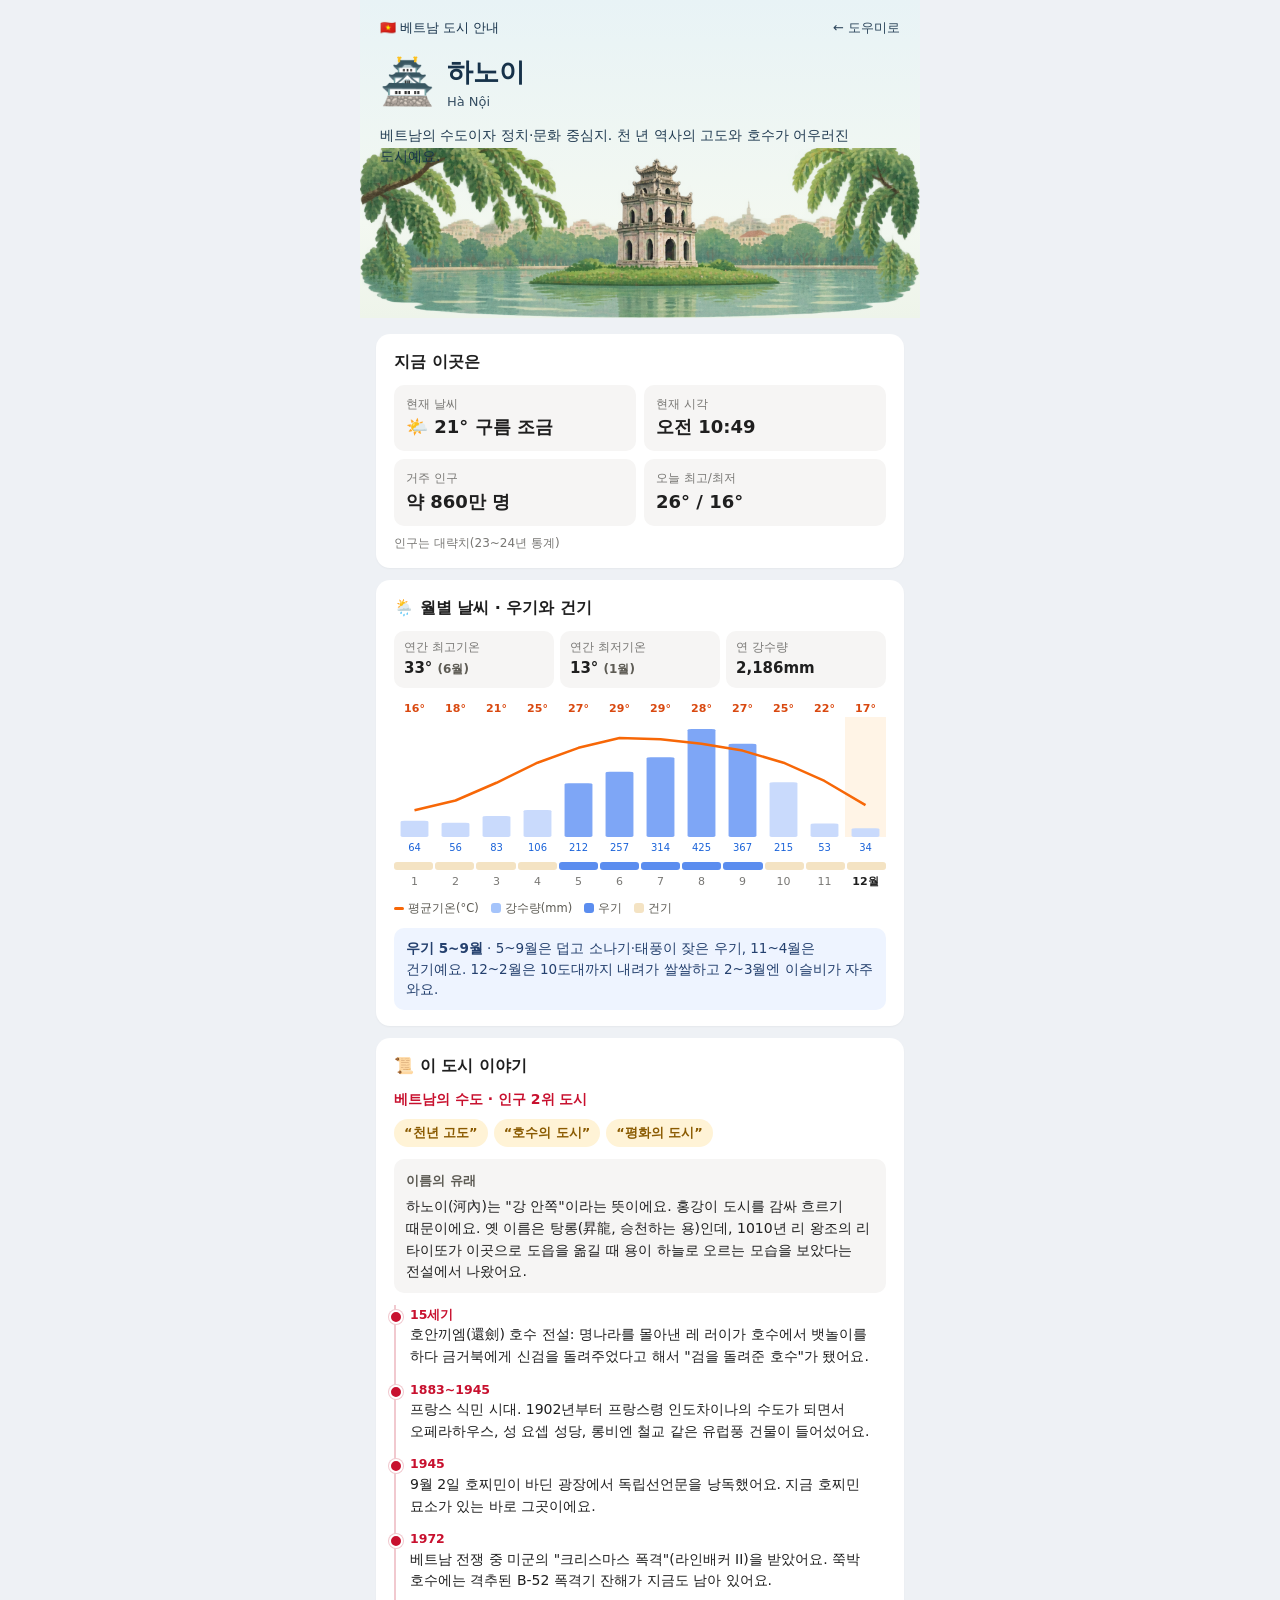
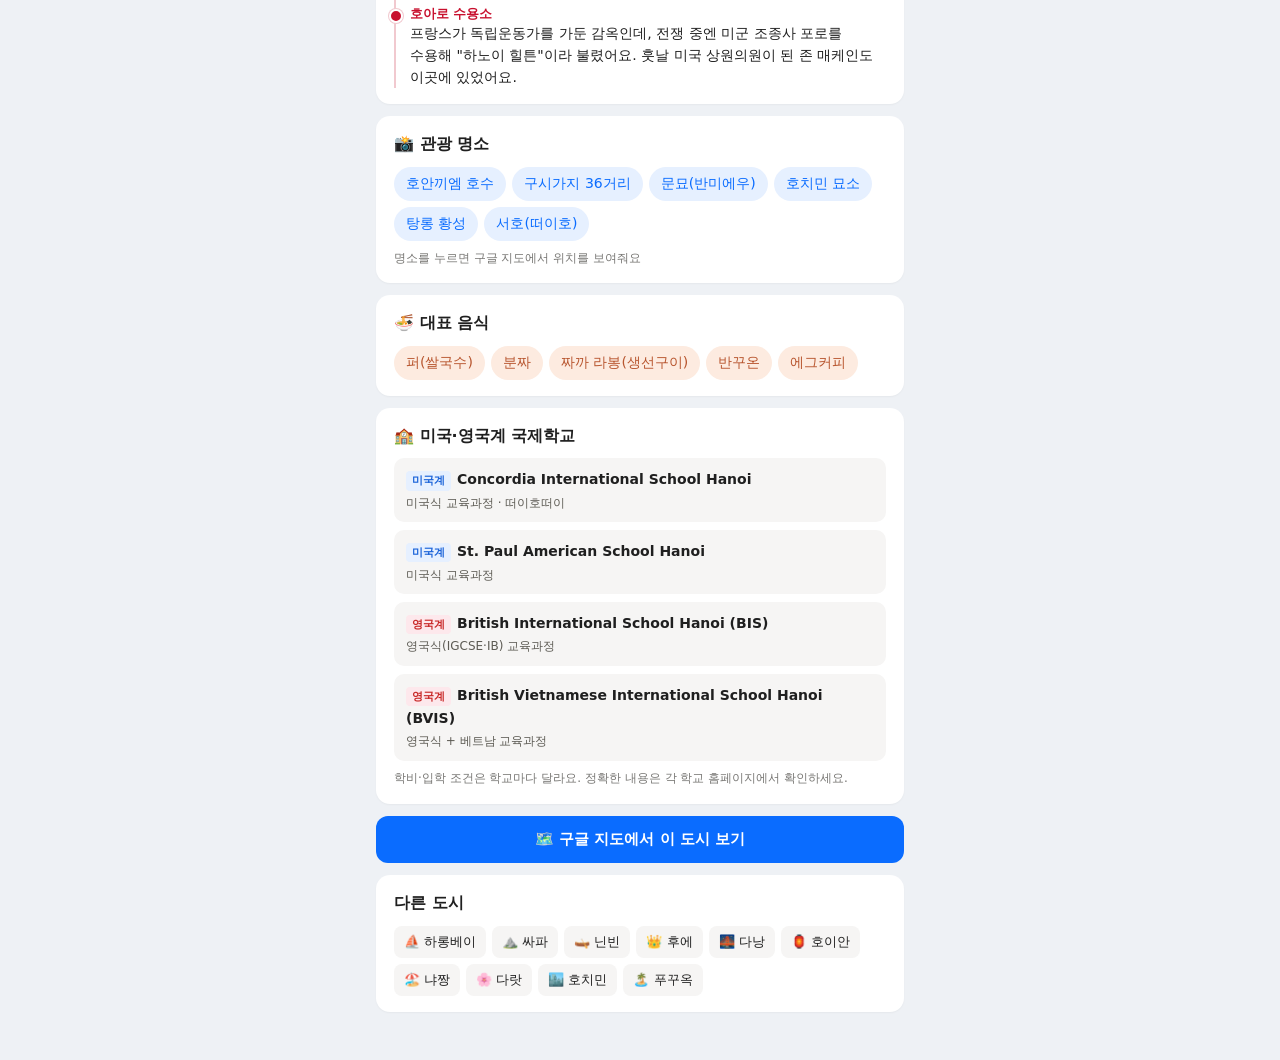
<file: city.html>
﻿<!doctype html>
<html lang="ko">
<head>
  <meta charset="utf-8">
  <meta name="viewport" content="width=device-width, initial-scale=1, viewport-fit=cover">
  <meta name="referrer" content="no-referrer">
  <title>베트남 도시 안내</title>
  <meta name="theme-color" content="#c8102e">
  <link rel="icon" href="icon.svg" type="image/svg+xml">
  <style>
    :root {
      --red: #c8102e; --red-deep: #a50d1f; --accent: #0a6cff; --accent-soft: #e6f0ff; --canvas: #fff; --page: #eef1f5;
      --surface: #f6f5f4; --ink: #1f1f1f; --slate: #5d5b54; --steel: #787774; --hairline: #e6e6e6;
      --font: Inter, -apple-system, system-ui, 'Segoe UI', 'Malgun Gothic', Helvetica, sans-serif;
    }
    * { box-sizing: border-box; }
    body { margin: 0; background: var(--page); color: var(--ink); font: 400 15px/1.55 var(--font); word-break: keep-all; }
    .wrap { max-width: 560px; margin: 0 auto; padding-bottom: 32px; }
    header { background: linear-gradient(135deg, var(--red), var(--red-deep)); color: #fff; padding: 18px 20px 22px; }
    .top { display: flex; justify-content: space-between; align-items: center; font-size: 13px; }
    .top a { color: #fff; text-decoration: none; opacity: .9; }
    .city { display: flex; align-items: center; gap: 12px; margin-top: 14px; }
    .city .ic { font-size: 44px; line-height: 1; }
    .city h1 { margin: 0; font-size: 26px; font-weight: 700; }
    .city small { display: block; font-size: 13px; opacity: .85; }
    .intro { margin: 12px 0 0; font-size: 14px; opacity: .95; }
    /* 도시 일러스트 배경 — 값을 바꿔 크기·진하기 조절 */
    header { position: relative; overflow: hidden; }
    header > *:not(.scene-img) { position: relative; z-index: 1; }
    header.scene { --scene-height: 170px; background: linear-gradient(180deg, #e8f3f6 0%, #f3f8f1 70%, #eef4ea 100%); color: #17324a; padding-bottom: calc(var(--scene-height) - 20px); }
    header.scene .top a { color: #17324a; }
    .scene-img { position: absolute; left: 0; right: 0; bottom: 0; width: 100%; height: var(--scene-height, 170px); object-fit: cover; object-position: center bottom; pointer-events: none; }
    main { padding: 16px; display: flex; flex-direction: column; gap: 12px; }
    .card { background: var(--canvas); border-radius: 14px; padding: 16px 18px; box-shadow: rgba(15,15,15,.04) 0 1px 2px; }
    .card h2 { margin: 0 0 10px; font-size: 16px; }
    .stats { display: grid; grid-template-columns: 1fr 1fr; gap: 8px; }
    .stat { background: var(--surface); border-radius: 10px; padding: 10px 12px; }
    .stat span { display: block; font-size: 12px; color: var(--steel); }
    .stat b { display: block; font-size: 18px; white-space: nowrap; overflow: hidden; text-overflow: ellipsis; }
    .stat b.long { font-size: 15px; }
    .chips { display: flex; flex-wrap: wrap; gap: 6px; }
    .chips a, .chips span {
      padding: 6px 12px; border-radius: 9999px; background: var(--accent-soft); color: var(--accent);
      font-size: 14px; font-weight: 500; text-decoration: none;
    }
    .chips.food span { background: #fdebe0; color: #b8562f; }
    .others { display: flex; flex-wrap: wrap; gap: 6px; }
    .others a { padding: 6px 10px; border-radius: 8px; background: var(--surface); color: var(--ink); text-decoration: none; font-size: 13px; }
    .meta { font-size: 12px; color: var(--steel); margin: 8px 0 0; }
    .schools { list-style: none; margin: 0; padding: 0; display: flex; flex-direction: column; gap: 8px; }
    .schools a { display: block; padding: 10px 12px; border-radius: 10px; background: var(--surface); color: var(--ink); text-decoration: none; }
    .schools b { font-size: 14px; }
    .schools small { display: block; font-size: 12px; color: var(--slate); margin-top: 2px; }
    .schools .tag { display: inline-block; font-size: 11px; font-weight: 700; padding: 1px 6px; border-radius: 4px; margin-right: 6px; }
    .tag.us { background: #e6f0ff; color: #1c64d9; } .tag.uk { background: #fde8ec; color: #c92a2a; }
    /* 월별 기후 */
    .clim-sum { display: grid; grid-template-columns: repeat(3, 1fr); gap: 6px; margin-bottom: 12px; }
    .clim-sum div { background: var(--surface); border-radius: 10px; padding: 8px 10px; }
    .clim-sum span { display: block; font-size: 11.5px; color: var(--steel); }
    .clim-sum b { font-size: 15px; white-space: nowrap; }
    .clim-sum b small { font-size: 12px; font-weight: 600; color: var(--slate); }
    .clim-row { display: grid; grid-template-columns: repeat(12, 1fr); text-align: center; font-variant-numeric: tabular-nums; }
    .clim-t { font-size: 11px; font-weight: 700; color: #d9480f; }
    .clim-r { font-size: 10px; color: #1c64d9; margin-top: 3px; }
    .clim-svg { display: block; width: 100%; height: 120px; }
    .clim-season { gap: 2px; margin-top: 6px; }
    .clim-season i { height: 8px; border-radius: 3px; background: #f4e3c3; }
    .clim-season i.wet { background: #5b8def; }
    .clim-m { font-size: 11px; color: var(--steel); margin-top: 3px; }
    .clim-m b { color: var(--ink); }
    .clim-legend { display: flex; flex-wrap: wrap; gap: 4px 12px; margin-top: 10px; font-size: 11.5px; color: var(--slate); }
    .clim-legend i { display: inline-block; width: 10px; height: 10px; border-radius: 3px; margin-right: 4px; vertical-align: -1px; }
    .lg-t { background: #f76707; height: 3px !important; vertical-align: 2px !important; }
    .lg-r { background: #a5c4fb; } .lg-wet { background: #5b8def; } .lg-dry { background: #f4e3c3; }
    .clim-note { margin: 10px 0 0; padding: 10px 12px; border-radius: 10px; background: #eef4ff; font-size: 13.5px; color: #24406e; }
    /* 도시 이야기 */
    .story-size { margin: 0 0 8px; font-size: 14px; font-weight: 700; color: var(--red); }
    .story-nick { display: flex; flex-wrap: wrap; gap: 6px; margin-bottom: 12px; }
    .story-nick span { padding: 4px 10px; border-radius: 9999px; background: #fff3d6; color: #8a5a00; font-size: 13px; font-weight: 600; }
    .story-origin { background: var(--surface); border-radius: 10px; padding: 10px 12px; margin-bottom: 12px; }
    .story-origin b { font-size: 13px; color: var(--slate); }
    .story-origin p { margin: 4px 0 0; font-size: 14px; }
    .story-tl { list-style: none; margin: 0; padding: 0 0 0 14px; border-left: 2px solid #f1c9cf; display: flex; flex-direction: column; gap: 12px; }
    .story-tl li { position: relative; font-size: 14px; }
    .story-tl li::before { content: ''; position: absolute; left: -21px; top: 5px; width: 10px; height: 10px; border-radius: 50%; background: var(--red); border: 2px solid #fff; box-shadow: 0 0 0 1px #f1c9cf; }
    .story-tl b { display: block; font-size: 12.5px; color: var(--red); }
    .map-btn { display: block; text-align: center; padding: 12px; border-radius: 12px; background: var(--accent); color: #fff; font-weight: 700; text-decoration: none; }
  </style>
</head>
<body>
  <div class="wrap">
    <header>
      <img class="scene-img" id="scene" alt="" hidden>
      <div class="top"><span>🇻🇳 베트남 도시 안내</span><a href="./" id="back" data-tab="life">← 도우미로</a></div>
      <div class="city"><span class="ic" id="ic"></span><div><h1 id="name"></h1><small id="vi"></small></div></div>
      <p class="intro" id="intro"></p>
    </header>
    <main>
      <div class="card">
        <h2>지금 이곳은</h2>
        <div class="stats">
          <div class="stat"><span>현재 날씨</span><b id="wx">불러오는 중…</b></div>
          <div class="stat"><span>현재 시각</span><b id="time"></b></div>
          <div class="stat"><span>거주 인구</span><b id="pop"></b></div>
          <div class="stat"><span>오늘 최고/최저</span><b id="minmax">-</b></div>
        </div>
        <p class="meta">인구는 대략치(23~24년 통계)</p>
      </div>
      <div class="card" id="clim-card" hidden>
        <h2>🌦️ 월별 날씨 · 우기와 건기</h2>
        <div class="clim-sum" id="clim-sum"></div>
        <div class="clim">
          <div class="clim-row clim-t" id="clim-t"></div>
          <svg class="clim-svg" id="clim-svg" viewBox="0 0 120 100" preserveAspectRatio="none" aria-hidden="true"></svg>
          <div class="clim-row clim-r" id="clim-r"></div>
          <div class="clim-row clim-season" id="clim-season"></div>
          <div class="clim-row clim-m" id="clim-m"></div>
        </div>
        <div class="clim-legend"><span><i class="lg-t"></i>평균기온(°C)</span><span><i class="lg-r"></i>강수량(mm)</span><span><i class="lg-wet"></i>우기</span><span><i class="lg-dry"></i>건기</span></div>
        <p class="clim-note" id="clim-note"></p>
      </div>
      <div class="card story-card" id="story-card" hidden>
        <h2>📜 이 도시 이야기</h2>
        <p class="story-size" id="story-size"></p>
        <div class="story-nick" id="story-nick"></div>
        <div class="story-origin"><b>이름의 유래</b><p id="story-origin"></p></div>
        <ol class="story-tl" id="story-tl"></ol>
      </div>
      <div class="card">
        <h2>📸 관광 명소</h2>
        <div class="chips" id="spots"></div>
        <p class="meta">명소를 누르면 구글 지도에서 위치를 보여줘요</p>
      </div>
      <div class="card">
        <h2>🍜 대표 음식</h2>
        <div class="chips food" id="foods"></div>
      </div>
      <div class="card">
        <h2>🏫 미국·영국계 국제학교</h2>
        <ul class="schools" id="schools"></ul>
        <p class="meta">학비·입학 조건은 학교마다 달라요. 정확한 내용은 각 학교 홈페이지에서 확인하세요.</p>
      </div>
      <a class="map-btn" id="map" target="_blank" rel="noopener">🗺️ 구글 지도에서 이 도시 보기</a>
      <div class="card">
        <h2>다른 도시</h2>
        <div class="others" id="others"></div>
      </div>
    </main>
  </div>
  <script src="data.js"></script>
  <script src="cities.js"></script>
  <script src="city-extra.js?v=65"></script>
  <script>
    const $ = (s) => document.querySelector(s);
    const esc = (s) => String(s).replace(/[&<>"']/g, (c) => ({ '&': '&amp;', '<': '&lt;', '>': '&gt;', '"': '&quot;', "'": '&#39;' }[c]));
    const id = new URLSearchParams(location.search).get('c');
    const c = CITIES.find((x) => x.id === id) || CITIES[0];
    const q = (s) => 'https://www.google.com/maps/search/?api=1&query=' + encodeURIComponent(s);

    document.title = `${c.name} · 베트남 도시 안내`;
    // 도시 일러스트가 있으면 머리 영역 배경으로
    const sc = (window.SCENES && SCENES.city || {})[c.id];
    if (sc) { const im = $('#scene'); im.src = `images/scenes/${sc}.png`; im.hidden = false; document.querySelector('header').classList.add('scene'); }
    $('#ic').textContent = c.icon;
    $('#name').textContent = c.name;
    $('#vi').textContent = c.vi;
    $('#intro').textContent = c.intro;
    $('#pop').textContent = c.pop;
    if (c.pop.length > 8) $('#pop').classList.add('long'); // 한 줄에 맞추기
    $('#spots').innerHTML = c.spots.map((s) => `<a href="${q(s + ' ' + c.vi)}" target="_blank" rel="noopener">${esc(s)}</a>`).join('');
    $('#foods').innerHTML = c.foods.map((f) => `<span>${esc(f)}</span>`).join('');
    $('#map').href = q(c.vi + ', Việt Nam');
    // 국제학교: 하노이·호치민만 정리돼 있고, 다른 도시는 가까운 대도시 안내
    const near = c.lat > 18 ? '하노이' : c.lat < 13 ? '호치민' : '하노이·호치민';
    $('#schools').innerHTML = c.schools
      ? c.schools.map(([n, t, d]) => `<li><a href="${q(n)}" target="_blank" rel="noopener">
          <span class="tag ${t === '미국계' ? 'us' : 'uk'}">${t}</span><b>${esc(n)}</b><small>${esc(d)}</small></a></li>`).join('')
      : `<li class="meta">이 지역에는 널리 알려진 미국·영국계 국제학교가 많지 않아요. 가까운 대도시(${near})를 참고하세요.</li>`;
    $('#others').innerHTML = CITIES.filter((x) => x.id !== c.id).map((x) => `<a href="?c=${x.id}">${x.icon} ${x.name}</a>`).join('');
    // 다른 도시로 옮겨도 방문 기록을 쌓지 않음 → '← 도우미로'·휴대폰 뒤로가기가 바로 생활 화면으로
    $('#others').addEventListener('click', (e) => {
      const a = e.target.closest('a');
      if (!a) return;
      e.preventDefault();
      location.replace(a.href);
    });
    // 월별 기후: 기온 선 + 강수 막대 + 우기/건기 띠
    const cl = (window.CLIMATE || {})[c.id];
    if (cl) {
      const m = cl.m, wet = new Set(cl.rain), nowM = new Date().getMonth();
      const maxR = Math.max(...m.map((x) => x[3]), 300), tMin = Math.min(...m.map((x) => x[0])) - 3, tMax = Math.max(...m.map((x) => x[0])) + 2;
      const ty = (t) => 92 - ((t - tMin) / (tMax - tMin)) * 84;
      const bars = m.map((x, i) => { const h = (x[3] / maxR) * 90; return `<rect x="${i * 10 + 1.6}" y="${100 - h}" width="6.8" height="${h}" rx="1" fill="${wet.has(i + 1) ? '#7ea6f6' : '#c9dafc'}"/>`; }).join('');
      const line = m.map((x, i) => `${i ? 'L' : 'M'}${i * 10 + 5},${ty(x[0]).toFixed(1)}`).join(' ');
      $('#clim-svg').innerHTML = `<rect x="${nowM * 10}" y="0" width="10" height="100" fill="#fff4e6"/>${bars}
        <path d="${line}" fill="none" stroke="#f76707" stroke-width="2.5" stroke-linejoin="round" vector-effect="non-scaling-stroke"/>`;
      $('#clim-t').innerHTML = m.map((x) => `<span>${Math.round(x[0])}°</span>`).join('');
      $('#clim-r').innerHTML = m.map((x) => `<span>${x[3]}</span>`).join('');
      $('#clim-season').innerHTML = m.map((_, i) => `<i class="${wet.has(i + 1) ? 'wet' : ''}"></i>`).join('');
      $('#clim-m').innerHTML = m.map((_, i) => i === nowM ? `<b>${i + 1}월</b>` : `<span>${i + 1}</span>`).join('');
      const hot = m.reduce((a, x, i) => (x[1] > m[a][1] ? i : a), 0), cold = m.reduce((a, x, i) => (x[2] < m[a][2] ? i : a), 0);
      $('#clim-sum').innerHTML = `<div><span>연간 최고기온</span><b>${Math.round(m[hot][1])}° <small>(${hot + 1}월)</small></b></div>
        <div><span>연간 최저기온</span><b>${Math.round(m[cold][2])}° <small>(${cold + 1}월)</small></b></div>
        <div><span>연 강수량</span><b>${m.reduce((s, x) => s + x[3], 0).toLocaleString()}mm</b></div>`;
      const r = cl.rain, span = (a) => `${a[0]}~${a[a.length - 1]}월`;
      $('#clim-note').innerHTML = `<b>우기 ${span(r)}</b> · ${esc(cl.note)}`;
      $('#clim-card').hidden = false;
    }
    // 도시 이야기
    const st = (window.STORIES || {})[c.id];
    if (st) {
      $('#story-size').textContent = st.size;
      $('#story-nick').innerHTML = st.nick.map((n) => `<span>“${esc(n)}”</span>`).join('');
      $('#story-origin').textContent = st.origin;
      $('#story-tl').innerHTML = st.story.map(([y, t]) => `<li><b>${esc(y)}</b>${esc(t)}</li>`).join('');
      $('#story-card').hidden = false;
    }
    $('#time').textContent = new Date().toLocaleTimeString('ko-KR', { timeZone: 'Asia/Ho_Chi_Minh', hour: '2-digit', minute: '2-digit' });

    const W = [[0, '☀️', '맑음'], [2, '🌤️', '구름 조금'], [3, '☁️', '흐림'], [48, '🌫️', '안개'], [57, '🌦️', '이슬비'],
      [67, '🌧️', '비'], [77, '🌨️', '눈'], [82, '🌧️', '소나기'], [99, '⛈️', '뇌우']];
    // 앱이 미리 받아 둔 날씨가 있으면 바로 표시 (그 뒤 최신 값으로 갱신)
    try {
      const cache = JSON.parse(localStorage.getItem('wxCache') || '{}')[`${c.lat.toFixed(2)},${c.lon.toFixed(2)}`];
      if (cache && cache.temp != null) {
        const [, ic, tx] = W.find(([m]) => cache.code <= m) || W[0];
        $('#wx').textContent = `${ic} ${Math.round(cache.temp)}° ${tx}`;
      }
    } catch {}
    // 날씨 표시: ① 우리 사이트의 weather.json(빠름) → ② 날씨 서버 최신 값(4초 안에 안 오면 포기)
    const showWx = (cur, daily) => {
      const [, ic, tx] = W.find(([m]) => cur.weather_code <= m) || W[0];
      $('#wx').textContent = `${ic} ${Math.round(cur.temperature_2m)}° ${tx}`;
      if (daily) $('#minmax').textContent = `${Math.round(daily.temperature_2m_max[0])}° / ${Math.round(daily.temperature_2m_min[0])}°`;
    };
    const getJson = async (url) => {
      const ctl = new AbortController(); const t = setTimeout(() => ctl.abort(), 4000);
      try { const r = await fetch(url, { signal: ctl.signal }); return r.ok ? await r.json() : null; }
      catch { return null; } finally { clearTimeout(t); }
    };
    (async () => {
      let ok = false;
      const site = await getJson('weather.json?t=' + Math.floor(Date.now() / 600000));
      const sp = site && site.places && site.places[`${c.lat.toFixed(2)},${c.lon.toFixed(2)}`];
      if (sp && sp.current) { showWx(sp.current, sp.daily); ok = true; }
      const j = await getJson(`https://api.open-meteo.com/v1/forecast?latitude=${c.lat}&longitude=${c.lon}&current=temperature_2m,weather_code&daily=temperature_2m_max,temperature_2m_min&forecast_days=1&timezone=Asia%2FHo_Chi_Minh`);
      if (j && j.current) { showWx(j.current, j.daily); ok = true; }
      if (!ok && !/°/.test($('#wx').textContent)) $('#wx').textContent = '정보 없음';
    })();
  </script>
  <script src="back.js"></script>
</body>
</html>
</file>
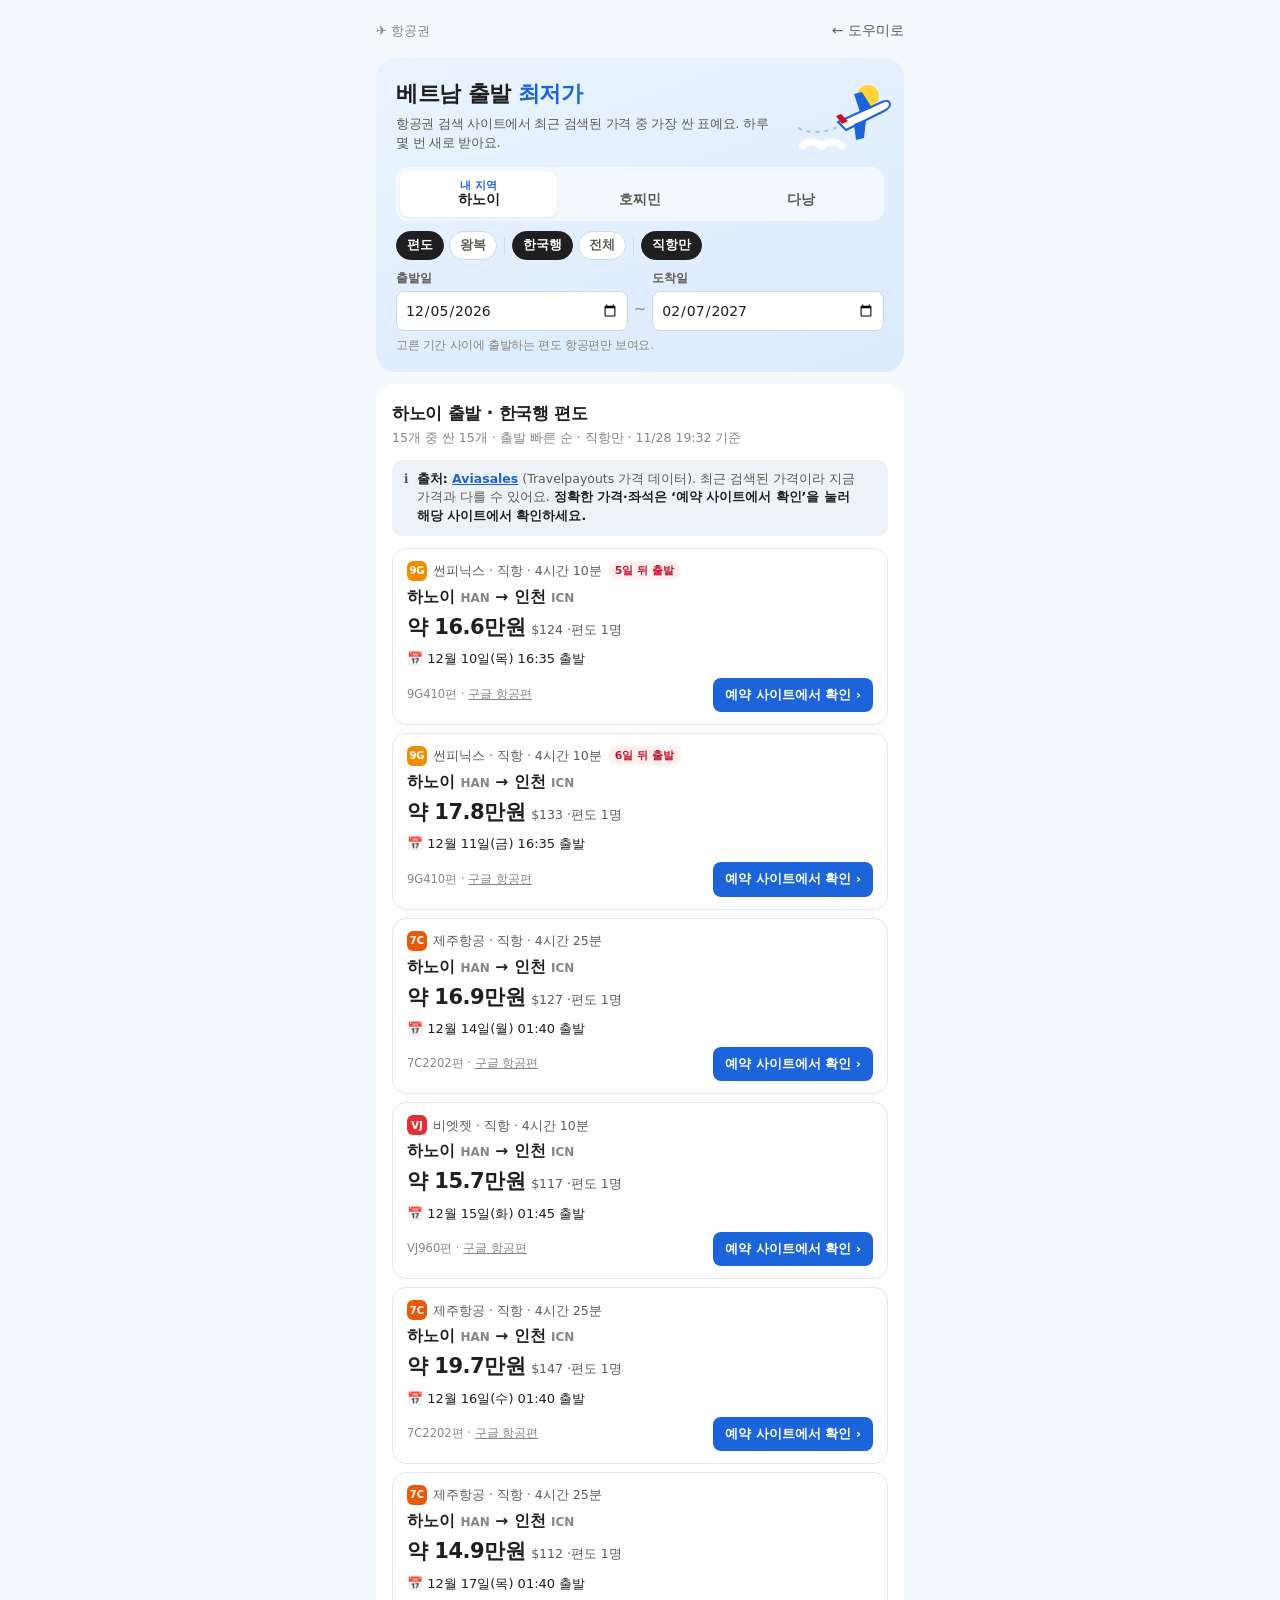
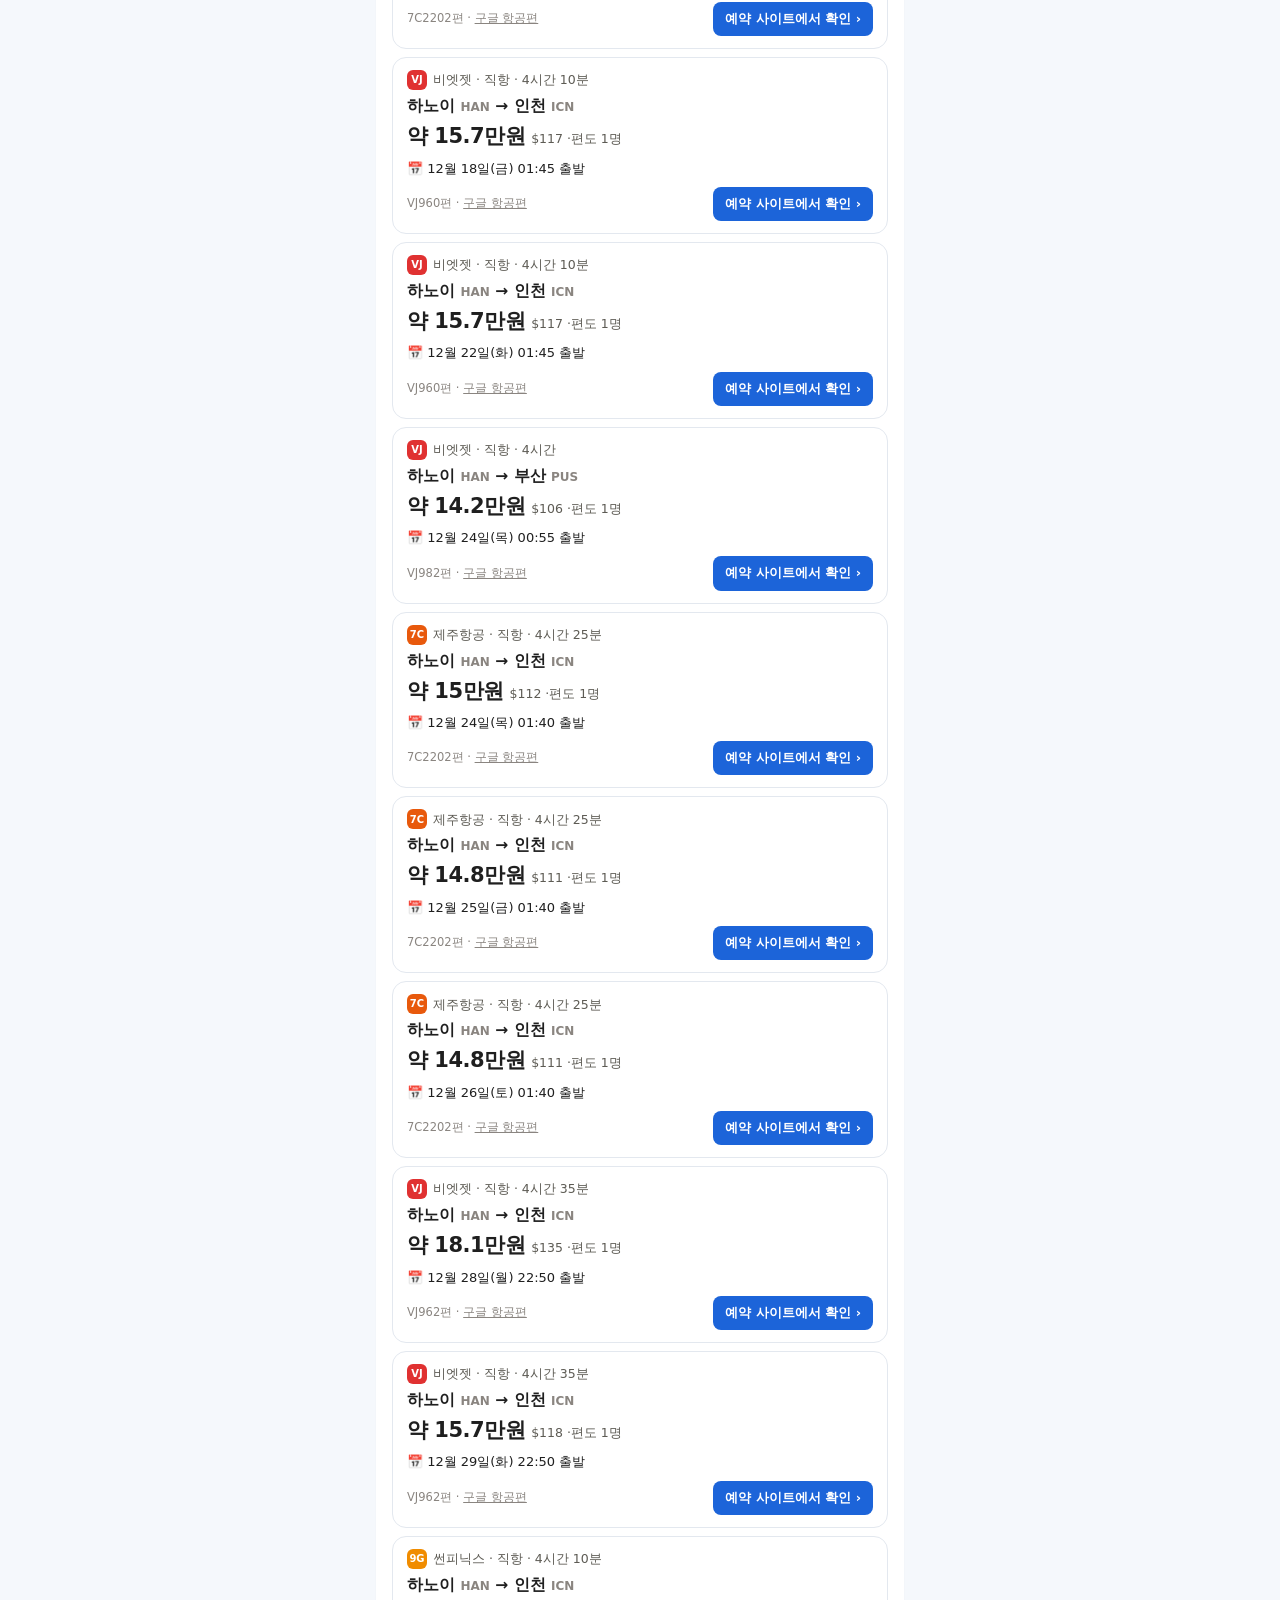
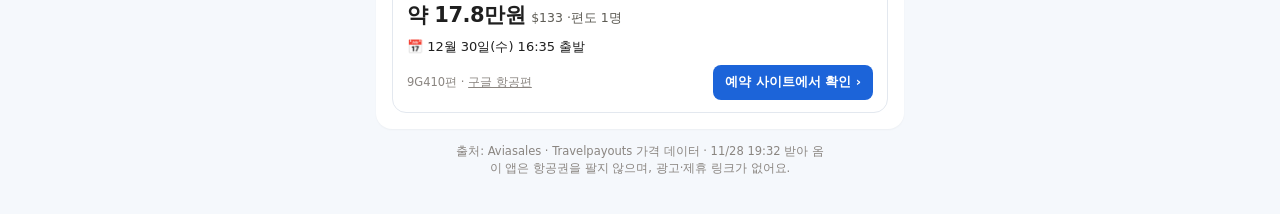
<file: flights.html>
<!doctype html>
<html lang="ko">
<head>
  <meta charset="utf-8">
  <meta name="viewport" content="width=device-width, initial-scale=1, viewport-fit=cover">
  <title>베트남 출발 최저가 항공권</title>
  <meta name="theme-color" content="#eef6ff">
  <link rel="icon" href="icon.svg" type="image/svg+xml">
  <style>
    :root {
      --canvas: #fff; --page: #f5f8fc; --surface: #eef2f7; --hairline: #e3e8ef;
      --ink: #1f1f1f; --slate: #5d5b54; --steel: #8a8580;
      --blue: #1c64d9; --blue-soft: #e8f0fe; --red: #c8102e; --green: #2f9e44;
      --font: Inter, -apple-system, system-ui, 'Segoe UI', 'Malgun Gothic', Helvetica, sans-serif;
    }
    * { box-sizing: border-box; }
    body { margin: 0; background: var(--page); color: var(--ink); font: 400 15px/1.55 var(--font); word-break: keep-all; }
    .wrap { max-width: 560px; margin: 0 auto; padding-bottom: 36px; }
    .top { display: flex; justify-content: space-between; align-items: center; padding: 14px 16px 0; font-size: 13px; color: var(--steel); }
    .top a { color: var(--slate); text-decoration: none; font-size: 14px; padding: 6px 0; }
    .demo { margin: 8px 16px 0; padding: 6px 10px; border-radius: 8px; background: #fff3bf; color: #7a5200; font-size: 12px; font-weight: 600; text-align: center; }

    /* 머리 */
    .hero { position: relative; margin: 10px 16px 0; border-radius: 20px; padding: 22px 20px 18px; overflow: hidden;
      background: linear-gradient(160deg, #eaf4ff 0%, #dbeafe 100%); }
    .hero-head { position: relative; z-index: 1; padding-right: 104px; }
    .hero h1 { margin: 0; font-size: 22px; letter-spacing: -.5px; line-height: 1.25; white-space: nowrap; }
    .hero h1 em { font-style: normal; color: var(--blue); }
    .hero p { margin: 8px 0 0; font-size: 13px; line-height: 1.45; color: var(--slate); letter-spacing: -.3px; }
    .hero svg.plane { position: absolute; right: 10px; top: 18px; width: 100px; height: 88px; }
    .plane .fly { animation: fly 3s ease-in-out infinite; }
    @keyframes fly { 50% { transform: translate(3px, -3px); } }
    @media (prefers-reduced-motion: reduce) { .plane .fly { animation: none; } }

    /* 고르기 */
    .seg { display: grid; grid-template-columns: repeat(3, 1fr); gap: 4px; background: rgba(255,255,255,.6); padding: 4px; border-radius: 12px; margin-top: 14px; }
    .seg button { border: 0; background: none; border-radius: 9px; padding: 8px 4px; font: 600 14px var(--font); color: var(--slate); cursor: pointer; }
    .seg button[aria-pressed="true"] { background: #fff; color: var(--ink); box-shadow: rgba(15,15,15,.08) 0 1px 3px; }
    .seg small { display: block; font-size: 10.5px; font-weight: 600; color: var(--blue); line-height: 1.2; }
    .filters { display: flex; gap: 5px; flex-wrap: wrap; margin-top: 10px; align-items: center; }
    .pill { border: 1px solid #cfd8e3; background: #fff; border-radius: 9999px; padding: 5px 10px; font: 600 12.5px var(--font); color: var(--slate); cursor: pointer; }
    .pill[aria-pressed="true"] { background: var(--ink); border-color: var(--ink); color: #fff; }
    .sep { width: 1px; height: 18px; background: #cfd8e3; margin: 0 2px; }
    /* 날짜 고르기 */
    .dates { display: grid; grid-template-columns: 1fr auto 1fr; gap: 6px; align-items: end; margin-top: 10px; }
    .dates label { display: flex; flex-direction: column; gap: 3px; font-size: 11.5px; font-weight: 600; color: var(--slate); }
    .dates input { width: 100%; height: 40px; border: 1px solid #cfd8e3; border-radius: 8px; background: #fff; padding: 0 8px; font: 500 14px var(--font); color: var(--ink); }
    .dates input:focus { outline: none; border: 2px solid var(--blue); padding: 0 7px; }
    .dates .tilde { padding-bottom: 10px; color: var(--steel); }
    .date-hint { margin: 6px 0 0 !important; font-size: 11.5px !important; color: var(--steel) !important; }
    /* 출처·안내 */
    .notice { display: flex; gap: 8px; margin-top: 12px; padding: 10px 12px; border-radius: 10px; background: var(--surface); font-size: 12.5px; line-height: 1.5; color: var(--slate); }
    .notice b { color: var(--ink); }
    .notice a { color: var(--blue); }
    .fl .alt { font-size: 11.5px; color: var(--steel); }

    /* 목록 */
    .card { background: var(--canvas); border-radius: 16px; margin: 12px 16px 0; padding: 16px; box-shadow: rgba(15,15,15,.04) 0 1px 2px; }
    .card h2 { margin: 0; font-size: 17px; letter-spacing: -.3px; }
    .card .meta { margin: 2px 0 0; font-size: 12.5px; color: var(--steel); }
    .list { display: flex; flex-direction: column; gap: 8px; margin-top: 12px; }
    .fl { border: 1px solid var(--hairline); border-radius: 14px; padding: 12px 14px; background: #fff; }
    .fl .air { display: flex; align-items: center; gap: 6px; font-size: 12.5px; color: var(--slate); }
    .fl .logo { width: 20px; height: 20px; border-radius: 6px; display: grid; place-items: center; font-size: 10px; font-weight: 800; color: #fff; }
    .fl .route { margin-top: 4px; font-size: 15.5px; font-weight: 700; }
    .fl .route span { font-size: 12px; font-weight: 600; color: var(--steel); }
    .fl .price { display: flex; align-items: baseline; gap: 6px; margin-top: 2px; }
    .fl .price b { font-size: 21px; letter-spacing: -.5px; }
    .fl .price small { font-size: 12.5px; color: var(--slate); }
    .fl .when { margin-top: 6px; font-size: 13px; }
    .fl .row { display: flex; justify-content: space-between; align-items: center; margin-top: 8px; }
    .fl .ago { font-size: 11.5px; color: var(--steel); }
    .fl .go { font-size: 13px; font-weight: 700; color: #fff; background: var(--blue); border-radius: 8px; padding: 7px 12px; text-decoration: none; }
    .tag { font-size: 11px; font-weight: 700; padding: 1px 7px; border-radius: 9999px; background: var(--blue-soft); color: var(--blue); }
    .tag.soon { background: #fff0f0; color: var(--red); }
    .empty { font-size: 13.5px; color: var(--slate); padding: 10px 2px 0; }
    .src { margin: 14px 16px 0; font-size: 11.5px; color: var(--steel); text-align: center; }
  </style>
</head>
<body>
  <div class="wrap">
    <div class="top"><span>✈️ 항공권</span><a href="./" id="back" data-tab="life" data-self="flight">← 도우미로</a></div>

    <section class="hero">
      <svg class="plane" viewBox="0 0 100 88" aria-hidden="true">
        <circle cx="74" cy="20" r="11" fill="#ffd43b"/>
        <path d="M8 70 q10 -8 20 0 q10 -8 20 0" stroke="#fff" stroke-width="7" fill="none" stroke-linecap="round"/>
        <path d="M4 52 Q30 64 62 40" stroke="#9cc3f5" stroke-width="2" stroke-dasharray="4 5" fill="none"/>
        <g class="fly">
          <path d="M44 46 L88 26 Q95 23 96 28 Q96 32 90 35 L52 54 Z" fill="#fff" stroke="#1c64d9" stroke-width="2" stroke-linejoin="round"/>
          <path d="M66 36 L60 18 L68 16 L78 32 Z" fill="#1c64d9"/>
          <path d="M60 48 L62 64 L70 62 L72 44 Z" fill="#1c64d9"/>
          <path d="M48 48 L42 40 L47 38 L54 45 Z" fill="#c8102e"/>
        </g>
      </svg>
      <div class="hero-head">
        <h1>베트남 출발 <em>최저가</em></h1>
        <p id="sub">항공권 검색 사이트에서 최근 검색된 가격 중 가장 싼 표예요. 하루 몇 번 새로 받아요.</p>
      </div>
      <div class="seg" id="from" role="group" aria-label="출발 공항"></div>
      <div class="filters">
        <button class="pill" data-trip="ow">편도</button><button class="pill" data-trip="rt">왕복</button>
        <span class="sep" aria-hidden="true"></span>
        <button class="pill" data-to="KR">한국행</button><button class="pill" data-to="ALL">전체</button>
        <span class="sep" aria-hidden="true"></span>
        <button class="pill" id="direct">직항만</button>
      </div>
      <div class="dates">
        <label><span id="d1-label">출발일</span><input type="date" id="d1"></label>
        <span class="tilde" aria-hidden="true">~</span>
        <label><span id="d2-label">도착일</span><input type="date" id="d2"></label>
      </div>
      <p class="date-hint" id="date-hint"></p>
    </section>

    <section class="card">
      <h2 id="list-title"></h2>
      <p class="meta" id="list-meta"></p>
      <div class="notice"><span aria-hidden="true">ℹ️</span><span><b>출처: <a href="https://www.aviasales.com/" target="_blank" rel="noopener">Aviasales</a></b> (Travelpayouts 가격 데이터).
        최근 검색된 가격이라 지금 가격과 다를 수 있어요. <b>정확한 가격·좌석은 ‘예약 사이트에서 확인’을 눌러 해당 사이트에서 확인하세요.</b></span></div>
      <div class="list" id="list"></div>
    </section>
    <p class="src">출처: Aviasales · Travelpayouts 가격 데이터 · <span id="src-time"></span><br>이 앱은 항공권을 팔지 않으며, 광고·제휴 링크가 없어요.</p>
  </div>

  <script>
    const $ = (s) => document.querySelector(s);
    const CITY = { HAN: '하노이', SGN: '호찌민', DAD: '다낭' };
    const KR = ['ICN', 'PUS', 'CJU', 'GMP', 'TAE', 'CJJ'];
    const AP = { ICN: '인천', GMP: '김포', PUS: '부산', CJU: '제주', TAE: '대구', CJJ: '청주', HAN: '하노이', SGN: '호찌민', DAD: '다낭',
      PQC: '푸꾸옥', CXR: '나트랑', DLI: '달랏', VCS: '꼰다오', VDH: '동허이', HPH: '하이퐁', HUI: '후에', VCA: '껀터', UIH: '꾸이년',
      BKK: '방콕', DMK: '방콕(돈므앙)', HKT: '푸껫', CNX: '치앙마이', SIN: '싱가포르', KUL: '쿠알라룸푸르', HKG: '홍콩', TPE: '타이베이', MNL: '마닐라',
      CEB: '세부', DPS: '발리', CGK: '자카르타', NRT: '도쿄(나리타)', HND: '도쿄(하네다)', KIX: '오사카', FUK: '후쿠오카', PVG: '상하이', PKX: '베이징',
      CAN: '광저우', SZX: '선전', MFM: '마카오', SYD: '시드니', MEL: '멜버른', DXB: '두바이', SVO: '모스크바', CMB: '콜롬보', TAS: '타슈켄트' };
    const AL = { VJ: ['비엣젯', '#e03131'], VZ: ['타이 비엣젯', '#e03131'], VN: ['베트남항공', '#0b7285'], QH: ['뱀부항공', '#2f9e44'], VU: ['비엣트래블', '#1971c2'],
      '7C': ['제주항공', '#e8590c'], TW: ['티웨이', '#c2255c'], BX: ['에어부산', '#1971c2'], LJ: ['진에어', '#2b8a3e'], KE: ['대한항공', '#1c64d9'],
      OZ: ['아시아나', '#862e9c'], RS: ['에어서울', '#0ca678'], ZE: ['이스타항공', '#d6336c'], '9G': ['썬피닉스', '#f08c00'], FD: ['타이 에어아시아', '#e03131'],
      AK: ['에어아시아', '#e03131'], UO: ['홍콩익스프레스', '#7048e8'], CZ: ['중국남방항공', '#1864ab'], MU: ['중국동방항공', '#1864ab'], TR: ['스쿠트', '#f59f00'] };
    let FL = [], KRW_PER_VND = 0.052, KRW_PER_USD = 1340, updated = '';
    let from = 'HAN', trip = 'ow', to = 'KR', direct = true;

    const usd = (n) => '$' + Math.round(n * KRW_PER_VND / KRW_PER_USD).toLocaleString('en-US');
    const krw = (n) => '약 ' + (Math.round(n * KRW_PER_VND / 1000) / 10).toLocaleString('ko-KR') + '만원';
    const dateOf = (s) => new Date(s.slice(0, 10) + 'T00:00:00');
    const day = (s) => { const d = dateOf(s); return `${d.getMonth() + 1}월 ${d.getDate()}일(${'일월화수목금토'[d.getDay()]})`; };
    const daysTo = (s) => Math.round((dateOf(s) - new Date(new Date().toDateString())) / 864e5);
    const hm = (m) => m ? `${Math.floor(m / 60)}시간${m % 60 ? ' ' + (m % 60) + '분' : ''}` : '';
    const gf = (r) => 'https://www.google.com/travel/flights?hl=ko&q=' + encodeURIComponent(
      `Flights from ${r.from} to ${r.to} on ${r.depart.slice(0, 10)}` + (r.trip === 'rt' ? ` returning ${r.return.slice(0, 10)}` : ' one way') + (r.transfers === 0 ? ' nonstop' : ''));
    // 가격 출처(Aviasales)의 같은 날짜 검색 화면: /search/{출발}{DDMM}{도착}[{돌아오는 DDMM}]1 (성인 1명) · 제휴 표시 없음
    const ddmm = (s) => s.slice(8, 10) + s.slice(5, 7);
    const avia = (r) => `https://www.aviasales.com/search/${r.from}${ddmm(r.depart)}${r.to}${r.trip === 'rt' && r.return ? ddmm(r.return) : ''}1`;
    const iso = (d) => `${d.getFullYear()}-${String(d.getMonth() + 1).padStart(2, '0')}-${String(d.getDate()).padStart(2, '0')}`;
    let d1 = '', d2 = ''; // 출발일 ~ 도착일 (YYYY-MM-DD)

    function render() {
      $('#from').innerHTML = Object.keys(CITY).map((k) =>
        `<button type="button" data-from="${k}" aria-pressed="${k === from}"><small>${k === 'HAN' ? '내 지역' : '&nbsp;'}</small>${CITY[k]}</button>`).join('');
      document.querySelectorAll('[data-trip]').forEach((b) => b.setAttribute('aria-pressed', b.dataset.trip === trip));
      document.querySelectorAll('[data-to]').forEach((b) => b.setAttribute('aria-pressed', b.dataset.to === to));
      $('#direct').setAttribute('aria-pressed', direct);

      // 날짜 구간: 편도는 출발일~도착일 사이에 출발, 왕복은 출발일 이후에 가서 도착일까지 돌아오는 표
      $('#date-hint').textContent = trip === 'ow'
        ? '고른 기간 사이에 출발하는 편도 항공편만 보여요.'
        : '출발일 이후에 가서 도착일까지 돌아오는 왕복 항공편만 보여요.';
      const inRange = (r) => r.depart.slice(0, 10) >= d1 && (trip === 'ow' ? r.depart.slice(0, 10) <= d2 : (r.return || '').slice(0, 10) <= d2);
      let rows = FL.filter((r) => r.from === from && r.trip === trip && daysTo(r.depart) >= 0 && inRange(r)
        && (to === 'ALL' || KR.includes(r.to)) && (!direct || (r.transfers === 0 && (trip === 'ow' || r.return_transfers === 0))));
      if (to === 'ALL') { // 전체: 목적지마다 가장 싼 1건씩 → 여러 나라가 보이게
        const best = {};
        rows.forEach((r) => { if (!best[r.to] || r.price < best[r.to].price) best[r.to] = r; });
        rows = Object.values(best);
      }
      rows.sort((a, b) => a.price - b.price);
      const shown = rows.slice(0, 20).sort((a, b) => a.depart.localeCompare(b.depart) || a.price - b.price); // 싼 20개를 출발 빠른 순으로
      $('#list-title').textContent = `${CITY[from]} 출발 · ${to === 'KR' ? '한국행' : '전체 목적지'} ${trip === 'ow' ? '편도' : '왕복'}`;
      $('#list-meta').textContent = `${rows.length}개 중 싼 ${shown.length}개 · 출발 빠른 순${direct ? ' · 직항만' : ''}${updated ? ` · ${updated} 기준` : ''}`;
      $('#list').innerHTML = shown.length ? shown.map((r) => {
        const [name, color] = AL[r.airline] || [r.airline, '#495057'], n = daysTo(r.depart);
        const nights = r.trip === 'rt' && r.return ? Math.round((dateOf(r.return) - dateOf(r.depart)) / 864e5) : 0;
        return `<div class="fl">
          <div class="air"><span class="logo" style="background:${color}">${r.airline}</span>${name} · ${r.transfers === 0 ? '직항' : r.transfers + '회 경유'}${r.duration ? ' · ' + hm(r.duration) : ''} ${n <= 7 ? `<span class="tag soon">${n === 0 ? '오늘' : n + '일 뒤'} 출발</span>` : ''}</div>
          <div class="route">${CITY[r.from]} <span>${r.from}</span> → ${AP[r.to] || r.to} <span>${r.to}</span></div>
          <div class="price"><b>${krw(r.price)}</b><small>${usd(r.price)} ·${r.trip === 'ow' ? '편도' : '왕복'} 1명</small></div>
          <div class="when">📅 ${day(r.depart)} ${r.depart.slice(11, 16)}${r.trip === 'rt' && r.return ? ` ~ ${day(r.return)} · ${nights}박 ${nights + 1}일` : ' 출발'}</div>
          <div class="row"><span class="ago">${r.flight ? r.airline + r.flight + '편 · ' : ''}<a class="alt" href="${gf(r)}" target="_blank" rel="noopener">구글 항공편</a></span><a class="go" href="${avia(r)}" target="_blank" rel="noopener">예약 사이트에서 확인 ›</a></div>
        </div>`;
      }).join('') : '<p class="empty">이 기간에 맞는 항공권이 아직 없어요. 날짜 범위를 넓히거나, 직항만을 끄거나, 다른 공항을 골라 보세요.</p>';
    }
    document.addEventListener('click', (e) => {
      const b = e.target.closest('button'); if (!b) return;
      if (b.dataset.from) from = b.dataset.from;
      else if (b.dataset.trip) trip = b.dataset.trip;
      else if (b.dataset.to) to = b.dataset.to;
      else if (b.id === 'direct') direct = !direct;
      else return;
      render();
    });
    // 날짜를 바꾸면 그 구간에 해당하는 항공편만 다시 보여줘요 (출발일이 도착일보다 늦으면 도착일을 맞춰요)
    document.addEventListener('change', (e) => {
      if (e.target.id !== 'd1' && e.target.id !== 'd2') return;
      d1 = $('#d1').value || d1; d2 = $('#d2').value || d2;
      if (d1 > d2) { if (e.target.id === 'd1') d2 = d1; else d1 = d2; $('#d1').value = d1; $('#d2').value = d2; }
      $('#d2').min = d1;
      render();
    });
    function setupDates() {
      // 기본: 오늘 ~ 받아 온 데이터의 마지막 날짜 (고를 수 있는 범위도 그 안으로)
      const last = FL.reduce((m, r) => [m, r.depart.slice(0, 10), (r.return || '').slice(0, 10)].sort().pop(), iso(new Date()));
      d1 = iso(new Date()); d2 = last;
      for (const id of ['d1', 'd2']) { const el = $('#' + id); el.min = d1; el.max = last; }
      $('#d1').value = d1; $('#d2').value = d2;
    }
    (async () => {
      try {
        const m = await (await fetch('market.json?t=' + Date.now(), { cache: 'no-store' })).json();
        const v = (m.rates?.items || []).find((x) => x.code === 'VND');
        if (v && v.value && v.unit) KRW_PER_VND = v.value / v.unit; // 100동 = 5.2원 → 1동 = 0.052원
        const u = (m.rates?.items || []).find((x) => x.code === 'USD');
        if (u && u.value && u.unit) KRW_PER_USD = u.value / u.unit;
      } catch {}
      try {
        const d = await (await fetch('flights.json?t=' + Date.now(), { cache: 'no-store' })).json();
        FL = d.flights || []; updated = (d.updated || '').slice(5).replace('-', '/');
      } catch {}
      $('#src-time').textContent = updated ? `${updated} 받아 옴` : '';
      setupDates();
      render();
    })();
  </script>
  <script src="back.js"></script>
</body>
</html>
</file>
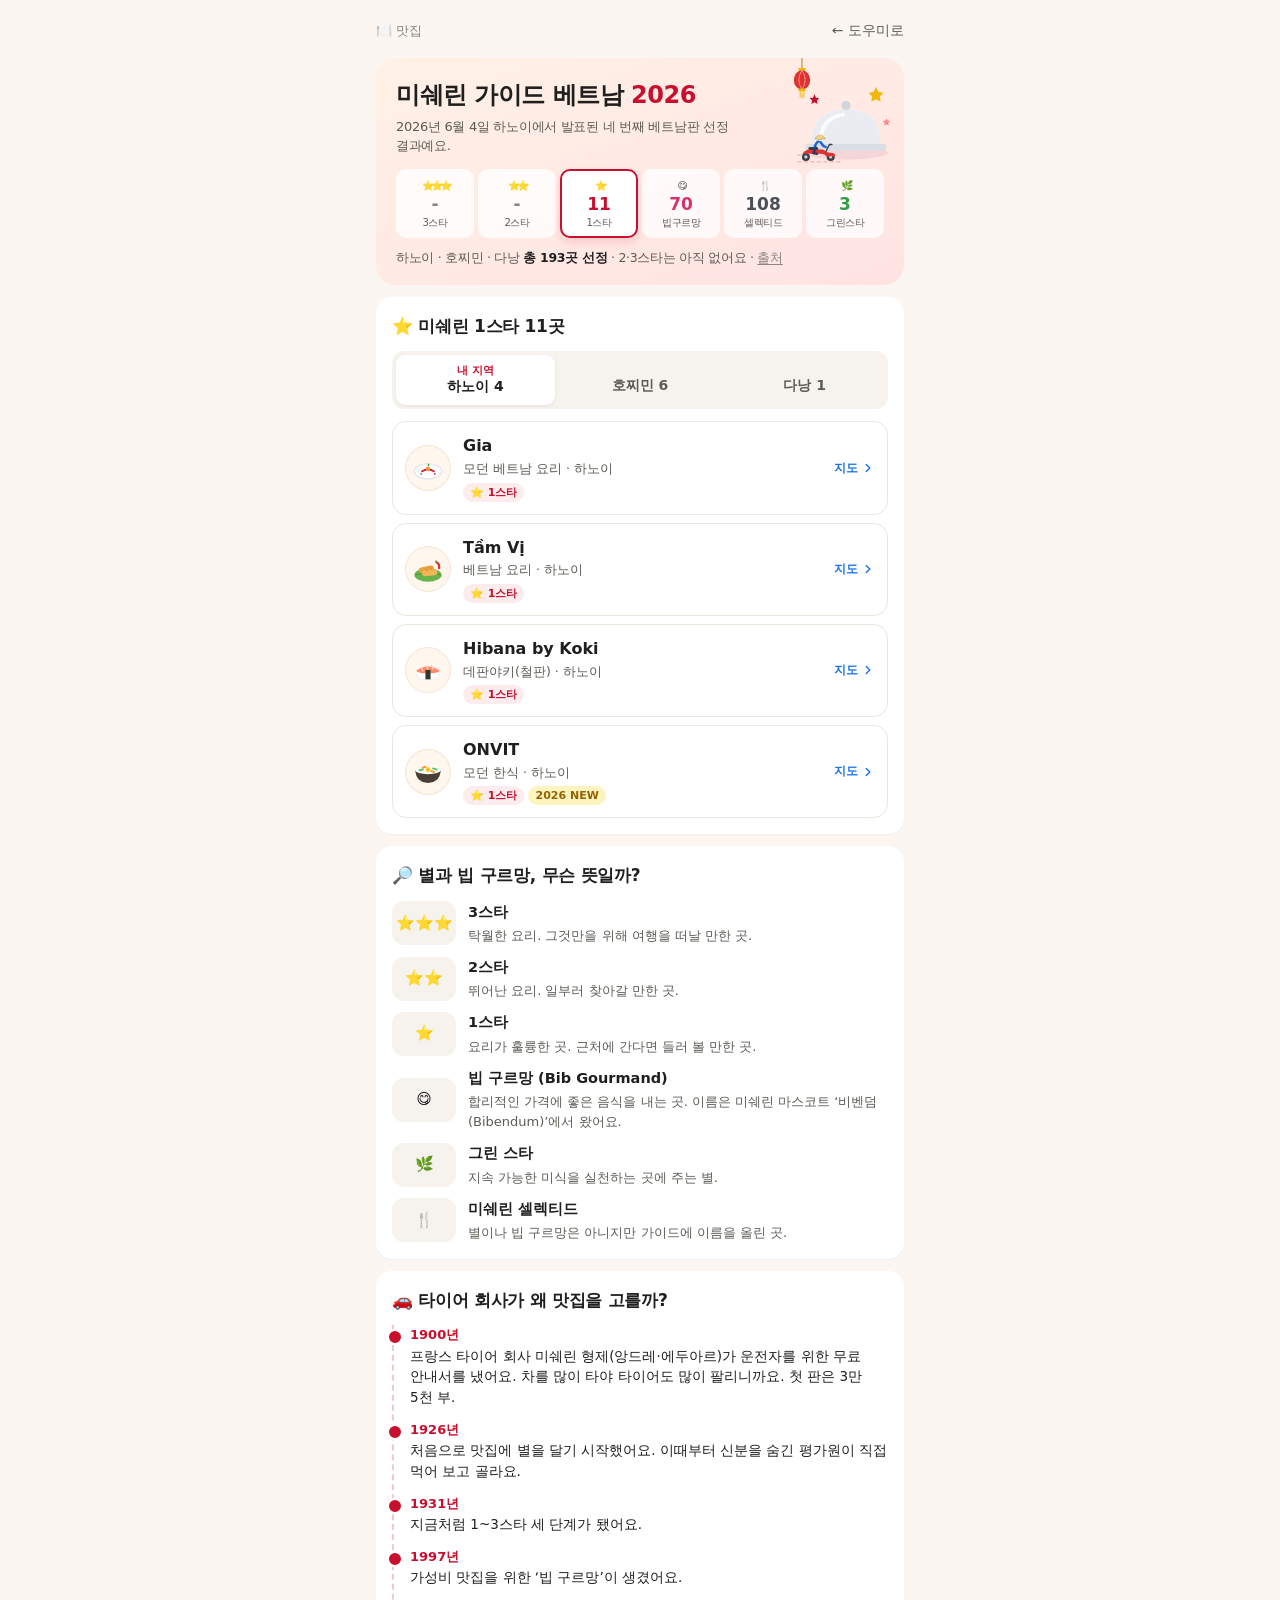
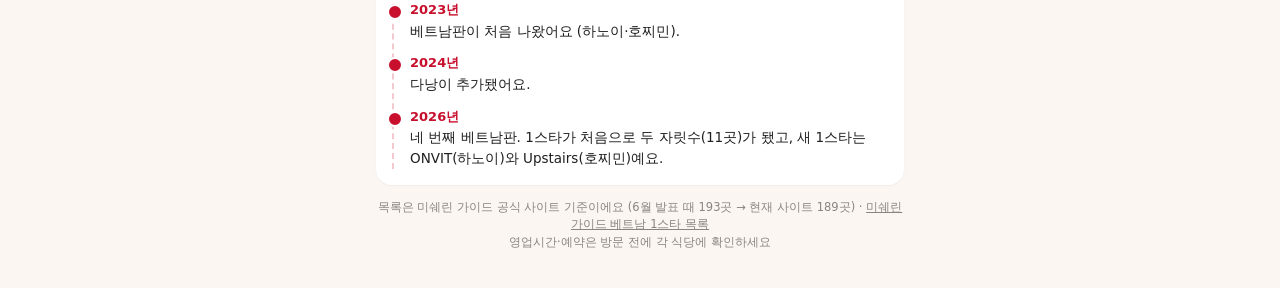
<file: michelin.html>
<!doctype html>
<html lang="ko">
<head>
  <meta charset="utf-8">
  <meta name="viewport" content="width=device-width, initial-scale=1, viewport-fit=cover">
  <title>미쉐린 가이드 베트남 2026</title>
  <meta name="theme-color" content="#fff7f0">
  <meta name="referrer" content="no-referrer">
  <link rel="icon" href="icon.svg" type="image/svg+xml">
  <style>
    :root {
      --canvas: #fff; --page: #fbf6f1; --surface: #f6f2ee; --hairline: #ece5de;
      --ink: #1f1f1f; --slate: #5d5b54; --steel: #8a8580;
      --red: #c8102e; --red-soft: #fdecee; --gold: #f2b705; --green: #2f9e44; --pink: #d6336c;
      --font: Inter, -apple-system, system-ui, 'Segoe UI', 'Malgun Gothic', Helvetica, sans-serif;
    }
    * { box-sizing: border-box; }
    body { margin: 0; background: var(--page); color: var(--ink); font: 400 15px/1.55 var(--font); word-break: keep-all; }
    .wrap { max-width: 560px; margin: 0 auto; padding-bottom: 36px; }
    .top { display: flex; justify-content: space-between; align-items: center; padding: 14px 16px 0; font-size: 13px; color: var(--steel); }
    .top a { color: var(--slate); text-decoration: none; font-size: 14px; padding: 6px 0; }

    /* 머리 일러스트 */
    .hero { position: relative; margin: 10px 16px 0; border-radius: 20px; padding: 22px 20px 18px; overflow: hidden;
      background: linear-gradient(160deg, #fff1e6 0%, #ffe3e3 100%); }
    .hero h1 { margin: 0; font-size: 24px; letter-spacing: -.5px; line-height: 1.25; }
    .hero-head { position: relative; z-index: 1; padding-right: 104px; }
    .hero h1 { white-space: nowrap; }
    .hero h1 .yr { color: var(--red); }
    .hero .total .src-link { color: var(--steel); text-decoration: underline; text-underline-offset: 2px; }
    .hero p { margin: 8px 0 0; font-size: 13.5px; color: var(--slate); max-width: 62%; }
    .hero svg.cloche { position: absolute; right: 10px; top: 22px; width: 96px; height: 84px; }
    /* 오토바이: 클로슈 왼쪽 아래에 나란히, 제자리에서 부릉부릉 */
    .road { position: absolute; top: 64px; right: 62px; width: 66px; height: 42px; pointer-events: none; transform: scale(.7); transform-origin: right bottom; }
    .road::after { content: ""; position: absolute; left: 2px; right: 2px; bottom: 2px; border-bottom: 2px dashed rgba(200,16,46,.25); }
    .moto { position: absolute; bottom: 3px; left: 2px; animation: ride 2.4s ease-in-out infinite; }
    .moto .bob { animation: bob .35s ease-in-out infinite alternate; }
    .moto .puff { animation: puff .6s ease-out infinite; }
    @keyframes ride { 0%, 100% { transform: translateX(-3px); } 50% { transform: translateX(4px); } }
    @keyframes bob { to { transform: translateY(-1.2px); } }
    @keyframes puff { from { opacity: .9; } to { opacity: 0; transform: translateX(-4px); } }
    .lantern { position: absolute; top: 0; right: 92px; width: 20px; height: 42px; transform-origin: 50% 0; animation: swing 3.2s ease-in-out infinite; }
    @keyframes swing { 0%, 100% { transform: rotate(6deg); } 50% { transform: rotate(-6deg); } }
    .cloche-star { animation: twinkle 2.4s ease-in-out infinite; transform-origin: center; transform-box: fill-box; }
    .cloche-star:nth-of-type(2) { animation-delay: .8s; } .cloche-star:nth-of-type(3) { animation-delay: 1.6s; }
    @keyframes twinkle { 50% { opacity: .35; transform: scale(.8); } }

    /* 숫자 칩 */
    .stats { display: grid; grid-template-columns: repeat(6, 1fr); gap: 4px; margin-top: 14px; }
    .stat { min-width: 0; border: 2px solid transparent; background: rgba(255,255,255,.8); border-radius: 10px; padding: 7px 0 6px; text-align: center; cursor: pointer; font-family: inherit; color: inherit; transition: transform .08s, border-color .15s; }
    .stat:active { transform: scale(.97); }
    .stat[aria-pressed="true"] { border-color: var(--red); background: #fff; box-shadow: rgba(200,16,46,.15) 0 4px 10px; }
    .stat .ico { display: block; font-size: 10px; line-height: 16px; letter-spacing: -3px; height: 16px; white-space: nowrap; }
    .stat b { display: block; font-size: 17px; line-height: 1.25; color: var(--red); }
    .stat span { display: block; font-size: 10px; color: var(--slate); white-space: nowrap; letter-spacing: -.5px; }
    .stat.zero b { color: var(--steel); }
    .stat.bib b { color: var(--pink); } .stat.sel b { color: #495057; } .stat.green b { color: var(--green); }
    .hero .sub-line { max-width: none; margin-top: 8px; font-size: 13px; line-height: 1.45; letter-spacing: -.3px; word-break: keep-all; }
    .hero .total {margin: 10px 0 0; font-size: 12px; color: var(--slate); max-width: none; white-space: nowrap; letter-spacing: -.3px; }
    .none { text-align: center; padding: 22px 8px 10px; }
    .none .sad { font-size: 44px; display: block; animation: sway 2.4s ease-in-out infinite; }
    .none b { display: block; margin-top: 6px; font-size: 15px; }
    .none p { margin: 4px 0 0; font-size: 13px; color: var(--slate); }
    @keyframes sway { 50% { transform: rotate(-8deg) translateY(2px); } }
    .total b { color: var(--ink); }

    .card { background: var(--canvas); border-radius: 16px; margin: 12px 16px 0; padding: 16px; box-shadow: rgba(15,15,15,.04) 0 1px 2px; }
    .card h2 { margin: 0 0 12px; font-size: 17px; letter-spacing: -.3px; }

    /* 지역 선택 */
    .cities { display: grid; grid-template-columns: repeat(3, 1fr); gap: 6px; background: var(--surface); padding: 4px; border-radius: 12px; }
    .cities button { border: 0; background: none; border-radius: 9px; padding: 9px 4px; font: 600 14px var(--font); color: var(--slate); cursor: pointer; }
    .cities button[aria-pressed="true"] { background: #fff; color: var(--ink); box-shadow: rgba(15,15,15,.08) 0 1px 3px; }
    .cities small { display: block; font-size: 10.5px; font-weight: 600; color: var(--red); }
    .cities[hidden] { display: none; }

    /* 식당 카드 */
    .list { display: flex; flex-direction: column; gap: 8px; margin-top: 12px; }
    .rest { display: grid; grid-template-columns: 46px 1fr auto; align-items: center; gap: 12px; padding: 12px;
      border: 1px solid var(--hairline); border-radius: 14px; text-decoration: none; color: inherit; background: #fff; }
    .rest:active { background: var(--red-soft); }
    .rest .plate { width: 46px; height: 46px; border-radius: 50%; background: #fff6ee; border: 1px solid #f6e3d3; display: grid; place-items: center; }
    .rest b { display: block; font-size: 16px; }
    .rest small { display: block; font-size: 12.5px; color: var(--slate); }
    .rest .tags { display: flex; gap: 4px; margin-top: 4px; flex-wrap: wrap; }
    .tag { font-size: 11px; font-weight: 700; padding: 1px 7px; border-radius: 9999px; background: var(--red-soft); color: var(--red); }
    .tag.new { background: #fff3bf; color: #946200; }
    .tag.bib { background: #fff0f6; color: var(--pink); } .tag.sel { background: #f1f3f5; color: #495057; } .tag.green { background: #ebfbee; color: var(--green); }
    .rest .plate { font-size: 22px; }
    .rest .go { font-size: 12px; font-weight: 700; color: #1a73e8; white-space: nowrap; display: flex; align-items: center; gap: 3px; }
    .empty { font-size: 13.5px; color: var(--slate); padding: 10px 2px 0; }

    /* 설명 카드 */
    .grades { display: flex; flex-direction: column; gap: 10px; }
    .grade { display: grid; grid-template-columns: 64px 1fr; gap: 12px; align-items: center; }
    .grade .ic { height: 44px; border-radius: 12px; display: grid; place-items: center; background: var(--surface); }
    .grade b { font-size: 14.5px; }
    .grade p { margin: 2px 0 0; font-size: 13px; color: var(--slate); }
    .grade .vn { font-size: 11.5px; color: var(--red); font-weight: 600; }
    .timeline { list-style: none; margin: 0; padding: 0 0 0 16px; border-left: 2px dashed #f1c9cf; display: flex; flex-direction: column; gap: 12px; }
    .timeline li { position: relative; font-size: 13.5px; }
    .timeline li::before { content: ''; position: absolute; left: -23px; top: 4px; width: 12px; height: 12px; border-radius: 50%; background: var(--red); border: 2px solid #fff; }
    .timeline b { display: block; font-size: 13px; color: var(--red); }
    .tire { display: inline-block; vertical-align: -3px; }
    .src { margin: 14px 16px 0; font-size: 11.5px; color: var(--steel); text-align: center; }
    .src a { color: var(--steel); }
    @media (prefers-reduced-motion: reduce) { .cloche-star, .moto, .moto .bob, .moto .puff, .lantern { animation: none; } }
  </style>
</head>
<body>
  <div class="wrap">
    <div class="top"><span>🍽️ 맛집</span><a href="./" id="back" data-tab="life" data-self="food">← 도우미로</a></div>

    <section class="hero">
      <svg class="lantern" viewBox="0 0 22 46" aria-hidden="true"><line x1="11" y1="0" x2="11" y2="12" stroke="#b98a2f" stroke-width="1.2"/><rect x="7" y="11" width="8" height="3" rx="1" fill="#f2b705"/><ellipse cx="11" cy="24" rx="9" ry="10.5" fill="#e03131"/><path d="M11 13.5 Q4 24 11 34.5 M11 13.5 Q18 24 11 34.5" stroke="#ffb3b3" stroke-width=".8" fill="none"/><rect x="7" y="33.5" width="8" height="3" rx="1" fill="#f2b705"/><path d="M9 36.5 v7 M11 36.5 v8 M13 36.5 v7" stroke="#f2b705" stroke-width="1"/></svg>
      <!-- 은빛 클로슈 + 반짝이는 별 일러스트 -->
      <svg class="cloche" viewBox="0 0 128 110" aria-hidden="true">
        <ellipse cx="64" cy="96" rx="56" ry="9" fill="#f6d5d9"/>
        <rect x="10" y="84" width="108" height="9" rx="4.5" fill="#d9dee5"/>
        <path d="M18 84 Q18 38 64 38 Q110 38 110 84Z" fill="#e9edf2"/>
        <path d="M30 80 Q31 50 60 45" stroke="#fff" stroke-width="5" fill="none" stroke-linecap="round" opacity=".8"/>
        <circle cx="64" cy="33" r="6" fill="#cfd5dd"/>
        <path class="cloche-star" d="M104 8 l3 7 7 1 -5 5 1.5 7 -6.5 -3.5 -6.5 3.5 1.5 -7 -5 -5 7 -1z" fill="#f2b705"/>
        <path class="cloche-star" d="M22 18 l2 4.5 4.5 .6 -3.3 3.2 1 4.6 -4.2 -2.3 -4.2 2.3 1 -4.6 -3.3 -3.2 4.5 -.6z" fill="#c8102e"/>
        <path class="cloche-star" d="M118 50 l1.5 3.2 3.4 .5 -2.5 2.4 .6 3.4 -3 -1.6 -3 1.6 .6 -3.4 -2.5 -2.4 3.4 -.5z" fill="#ff8787"/>
      </svg>
      <div class="hero-head"><h1 id="title-line">미쉐린 가이드 베트남 <span class="yr">2026</span></h1>
      <p class="sub-line" id="sub-line">2026년 6월 4일 하노이에서 발표된 네 번째 베트남판 선정 결과예요.</p></div>
      <div class="stats" id="stats" role="tablist" aria-label="등급 선택"></div>
      <p class="total" id="total-line">하노이 · 호찌민 · 다낭 <b>총 193곳 선정</b> · 2·3스타는 아직 없어요 · <a class="src-link" href="https://guide.michelin.com/vn/en/selection/vietnam/restaurants" target="_blank" rel="noopener">출처</a></p>
      <!-- 베트남 느낌: 논라 쓴 라이더가 오토바이로 지나가요 -->
      <div class="road" aria-hidden="true"><svg class="moto" viewBox="0 0 70 44" width="62" height="39"><g class="bob"><circle cx="14" cy="36" r="6.5" fill="#3a3f47"/><circle cx="14" cy="36" r="2.6" fill="#cfd5dd"/><circle cx="54" cy="36" r="6.5" fill="#3a3f47"/><circle cx="54" cy="36" r="2.6" fill="#cfd5dd"/><path d="M8 33 Q10 24 22 24 L40 24 Q44 24 46 28 L58 30 Q62 31 61 35 L47 35 Q44 30 38 31 L20 31 Q16 28 8 33Z" fill="#e03131"/><path d="M46 28 L52 16 L56 16" stroke="#3a3f47" stroke-width="2.2" fill="none" stroke-linecap="round"/><rect x="18" y="20" width="16" height="5" rx="2.5" fill="#3a3f47"/><path d="M28 21 Q30 12 36 10 L42 18 L46 20" stroke="#1c64d9" stroke-width="4" fill="none" stroke-linecap="round" stroke-linejoin="round"/><path d="M30 21 L26 30 L32 31" stroke="#2b3a55" stroke-width="3.6" fill="none" stroke-linecap="round" stroke-linejoin="round"/><circle cx="37" cy="7" r="3.6" fill="#ffd9b0"/><path d="M37 -1.5 L46 6.5 Q37 9 28 6.5Z" fill="#f2d48a" stroke="#b98a2f" stroke-width=".8" stroke-linejoin="round"/><path d="M8 33 q-6 -1 -8 1" stroke="#c8ccd2" stroke-width="2" fill="none" stroke-linecap="round" class="puff"/></g></svg></div>
    </section>

    <section class="card">
      <h2 id="list-title">⭐ 미쉐린 1스타 레스토랑</h2>
      <div class="cities" id="cities"></div>
      <div class="list" id="list"></div>
    </section>

    <section class="card">
      <h2>🔎 별과 빕 구르망, 무슨 뜻일까?</h2>
      <div class="grades">
        <div class="grade"><div class="ic">⭐⭐⭐</div><div><b>3스타</b><p>탁월한 요리. 그것만을 위해 여행을 떠날 만한 곳.</p></div></div>
        <div class="grade"><div class="ic">⭐⭐</div><div><b>2스타</b><p>뛰어난 요리. 일부러 찾아갈 만한 곳.</p></div></div>
        <div class="grade"><div class="ic">⭐</div><div><b>1스타</b><p>요리가 훌륭한 곳. 근처에 간다면 들러 볼 만한 곳.</p></div></div>
        <div class="grade"><div class="ic">😋</div><div><b>빕 구르망 (Bib Gourmand)</b><p>합리적인 가격에 좋은 음식을 내는 곳. 이름은 미쉐린 마스코트 ‘비벤덤(Bibendum)’에서 왔어요.</p></div></div>
        <div class="grade"><div class="ic">🌿</div><div><b>그린 스타</b><p>지속 가능한 미식을 실천하는 곳에 주는 별.</p></div></div>
        <div class="grade"><div class="ic">🍴</div><div><b>미쉐린 셀렉티드</b><p>별이나 빕 구르망은 아니지만 가이드에 이름을 올린 곳.</p></div></div>
      </div>
    </section>

    <section class="card">
      <h2>🚗 타이어 회사가 왜 맛집을 고를까?</h2>
      <ol class="timeline">
        <li><b>1900년</b>프랑스 타이어 회사 미쉐린 형제(앙드레·에두아르)가 운전자를 위한 무료 안내서를 냈어요. 차를 많이 타야 타이어도 많이 팔리니까요. 첫 판은 3만 5천 부.</li>
        <li><b>1926년</b>처음으로 맛집에 별을 달기 시작했어요. 이때부터 신분을 숨긴 평가원이 직접 먹어 보고 골라요.</li>
        <li><b>1931년</b>지금처럼 1~3스타 세 단계가 됐어요.</li>
        <li><b>1997년</b>가성비 맛집을 위한 ‘빕 구르망’이 생겼어요.</li>
        <li><b>2023년</b>베트남판이 처음 나왔어요 (하노이·호찌민).</li>
        <li><b>2024년</b>다낭이 추가됐어요.</li>
        <li><b>2026년</b>네 번째 베트남판. 1스타가 처음으로 두 자릿수(11곳)가 됐고, 새 1스타는 ONVIT(하노이)와 Upstairs(호찌민)예요.</li>
      </ol>
    </section>

    <p class="src">목록은 미쉐린 가이드 공식 사이트 기준이에요 (6월 발표 때 193곳 → 현재 사이트 189곳) · <a href="https://guide.michelin.com/vn/en/selection/vietnam/restaurants/1-star-michelin" target="_blank" rel="noopener">미쉐린 가이드 베트남 1스타 목록</a><br>영업시간·예약은 방문 전에 각 식당에 확인하세요</p>
  </div>

  <script src="data.js"></script>
  <script src="michelin-data.js"></script>
  <script src="food-icons.js"></script>
  <script>
    const M = window.MICHELIN, KO = window.CUISINE_KO;
    const CITY = { h: { name: '하노이', en: 'Hanoi', lat: 21.03, lon: 105.85 }, s: { name: '호찌민', en: 'Ho Chi Minh City', lat: 10.78, lon: 106.70 }, d: { name: '다낭', en: 'Da Nang', lat: 16.05, lon: 108.22 } };
    // 등급 순서: 3스타 → 2스타 → 1스타 → 빕 구르망 → 셀렉티드 → 그린 스타
    const CATS = [
      { k: 'star3', ico: '⭐⭐⭐', name: '3스타', title: '⭐⭐⭐ 미쉐린 3스타', tag: '⭐⭐⭐ 3스타' },
      { k: 'star2', ico: '⭐⭐', name: '2스타', title: '⭐⭐ 미쉐린 2스타', tag: '⭐⭐ 2스타' },
      { k: 'star1', ico: '⭐', name: '1스타', title: '⭐ 미쉐린 1스타', tag: '⭐ 1스타' },
      { k: 'bib', ico: '😋', name: '빕구르망', title: '😋 빕 구르망', tag: '😋 빕 구르망', cls: 'bib' },
      { k: 'selected', ico: '🍴', name: '셀렉티드', title: '🍴 미쉐린 셀렉티드', tag: '🍴 셀렉티드', cls: 'sel' },
      { k: 'green', ico: '🌿', name: '그린스타', title: '🌿 그린 스타', tag: '🌿 그린 스타', cls: 'green' },
    ];
    const $ = (s) => document.querySelector(s);
    const esc = (s) => String(s).replace(/[&<>"']/g, (c) => ({ '&': '&amp;', '<': '&lt;', '>': '&gt;', '"': '&quot;', "'": '&#39;' }[c]));
    // 앱에서 정한 '내 지역'에서 가장 가까운 미쉐린 도시를 먼저
    function myCity() {
      let p = { lat: 21.03, lon: 105.85 };
      try {
        const s = JSON.parse(localStorage.getItem('place') || '{}');
        if (s.mode === 'manual' && s.lat != null) p = s;
        else { const b = (window.BRANCHES || []).find((x) => x.id === s.id); if (b) p = b; }
      } catch {}
      return Object.keys(CITY).sort((a, b) => ((CITY[a].lat - p.lat) ** 2 + (CITY[a].lon - p.lon) ** 2) - ((CITY[b].lat - p.lat) ** 2 + (CITY[b].lon - p.lon) ** 2))[0];
    }
    const mine = myCity(), order = [mine, ...Object.keys(CITY).filter((k) => k !== mine)];
    let cat = 'star1', city = mine;
    const total = M.star1.length + M.bib.length + M.selected.length + M.star2.length + M.star3.length; // 그린 스타는 셀렉티드에 포함
    // 요약 한 줄: 화면 폭에 맞춰 글자 크기를 줄여 한 줄에 맞춤
    const fitLine = (el, f0) => { let f = f0; el.style.fontSize = f + 'px'; while (el.scrollWidth > el.clientWidth && f > 9) { f -= .25; el.style.fontSize = f + 'px'; } };
    const fitAll = () => { fitLine($('#total-line'), 12.5); fitLine($('#title-line'), 24); };
    fitAll(); addEventListener('resize', fitAll);
    const map = (r) => 'https://www.google.com/maps/search/?api=1&query=' + encodeURIComponent(`${r[0]} restaurant ${CITY[r[1]].en}`);
    const plate = (c) => c.k === 'bib' ? '😋' : c.k === 'selected' ? '🍴' : c.k === 'green' ? '🌿'
      : '<svg viewBox="0 0 24 24" width="26" height="26" aria-hidden="true"><path d="M12 2.5l2.6 5.6 6 .7-4.5 4.1 1.2 6-5.3-3-5.3 3 1.2-6L3.4 8.8l6-.7z" fill="#c8102e"/></svg>';
    function draw() {
      $('#stats').innerHTML = CATS.map((c) => {
        const n = M[c.k].length;
        return `<button type="button" class="stat ${c.cls || ''}${n ? '' : ' zero'}" data-k="${c.k}" aria-pressed="${c.k === cat}">
          <span class="ico">${c.ico}</span><b>${n || '-'}</b><span>${c.name}</span></button>`;
      }).join('');
      const C = CATS.find((c) => c.k === cat), all = M[cat];
      $('#list-title').textContent = `${C.title} ${all.length ? all.length + '곳' : ''}`;
      if (!all.length) {
        $('#cities').hidden = true;
        $('#list').innerHTML = `<div class="none"><span class="sad">🥲</span><b>베트남에는 아직 ${C.name} 레스토랑이 없어요</b><p>2026년 미쉐린 가이드 베트남 기준이에요. 내년 발표를 기다려 봐요!</p></div>`;
        return;
      }
      $('#cities').hidden = false;
      $('#cities').innerHTML = order.map((k) => {
        const n = all.filter((r) => r[1] === k).length;
        return `<button type="button" data-k="${k}" aria-pressed="${k === city}">${k === mine ? '<small>내 지역</small>' : '<small>&nbsp;</small>'}${CITY[k].name} ${n}</button>`;
      }).join('');
      const rows = all.filter((r) => r[1] === city);
      $('#list').innerHTML = rows.length ? rows.map((r) => `
        <a class="rest" href="${map(r)}" target="_blank" rel="noopener">
          <span class="plate">${window.foodIcon ? foodIcon(r[2], r[0]) : plate(C)}</span>
          <span><b>${esc(r[0])}</b><small>${esc(KO[r[2]] || r[2])} · ${CITY[r[1]].name}</small>
            <span class="tags"><span class="tag ${C.cls || ''}">${C.tag}</span>${r[3] ? '<span class="tag new">2026 NEW</span>' : ''}</span></span>
          <span class="go">지도 <svg viewBox="0 0 24 24" width="14" height="14"><path d="M9 6l6 6-6 6" stroke="#1a73e8" stroke-width="2.4" fill="none" stroke-linecap="round"/></svg></span>
        </a>`).join('') : `<div class="none"><span class="sad">🥲</span><b>${CITY[city].name}에는 아직 없어요</b><p>다른 도시를 눌러 보세요.</p></div>`;
    }
    $('#stats').addEventListener('click', (e) => { const b = e.target.closest('.stat'); if (!b) return; cat = b.dataset.k; draw(); });
    $('#cities').addEventListener('click', (e) => { const b = e.target.closest('button'); if (!b) return; city = b.dataset.k; draw(); });
    draw();
  </script>
  <script src="back.js"></script>
</body>
</html>
</file>
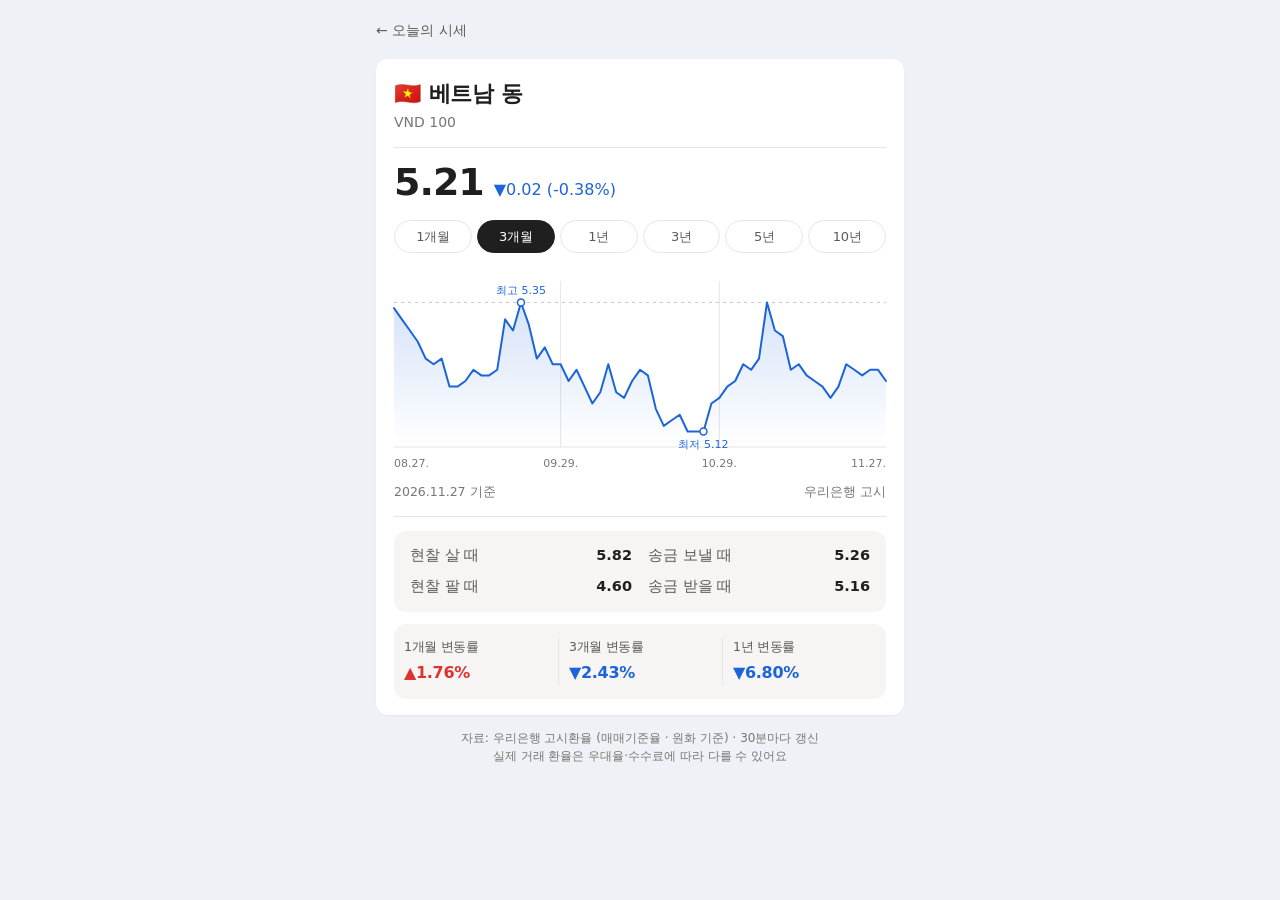
<file: rate.html>
<!doctype html>
<html lang="ko">
<head>
  <meta charset="utf-8">
  <meta name="viewport" content="width=device-width, initial-scale=1, viewport-fit=cover">
  <title>환율 그래프</title>
  <meta name="theme-color" content="#ffffff">
  <meta name="referrer" content="no-referrer">
  <link rel="icon" href="icon.svg" type="image/svg+xml">
  <style>
    :root {
      --canvas: #fff; --page: #eef1f5; --surface: #f6f5f4; --hairline: #e6e6e6;
      --ink: #1f1f1f; --slate: #5d5b54; --steel: #787774; --muted: #a4a097;
      --up: #e03131; --down: #1c64d9; --flat: #787774;
      --r-md: 8px; --r-lg: 12px; --r-full: 9999px;
      --font: Inter, -apple-system, system-ui, 'Segoe UI', 'Malgun Gothic', Helvetica, sans-serif;
    }
    * { box-sizing: border-box; }
    body { margin: 0; background: var(--page); color: var(--ink); font: 400 15px/1.5 var(--font); word-break: keep-all; }
    .wrap { max-width: 560px; margin: 0 auto; padding: 0 0 32px; }
    .top { display: flex; justify-content: space-between; align-items: center; padding: 14px 16px 0; }
    .top a { color: var(--slate); font-size: 14px; text-decoration: none; padding: 6px 0; }
    .card { background: var(--canvas); border-radius: var(--r-lg); margin: 12px 16px 0; padding: 18px 18px 16px; box-shadow: rgba(15,15,15,.04) 0 1px 2px; }
    .name { display: flex; align-items: center; gap: 8px; font-size: 22px; font-weight: 700; letter-spacing: -.3px; }
    .unit { color: var(--steel); font-size: 14px; margin-top: 2px; }
    hr { border: 0; border-top: 1px solid var(--hairline); margin: 14px 0; }
    .now { display: flex; align-items: baseline; gap: 10px; flex-wrap: wrap; }
    .now b { font-size: 38px; font-weight: 700; letter-spacing: -1px; font-variant-numeric: tabular-nums; line-height: 1.1; }
    .now span { font-size: 16px; font-weight: 500; font-variant-numeric: tabular-nums; }
    .up { color: var(--up); } .down { color: var(--down); } .flat { color: var(--flat); }
    .periods { display: grid; grid-template-columns: repeat(6, 1fr); gap: 5px; margin: 16px 0 10px; }
    .periods button {
      border: 1px solid var(--hairline); background: var(--canvas); color: var(--slate); white-space: nowrap;
      font: 500 13px/1 var(--font); padding: 9px 0; border-radius: var(--r-full); cursor: pointer; letter-spacing: -.3px;
    }
    .periods button[aria-pressed="true"] { background: var(--ink); border-color: var(--ink); color: #fff; }
    .chart { position: relative; margin: 6px -4px 0; touch-action: pan-y; user-select: none; }
    .chart svg { display: block; width: 100%; height: auto; overflow: visible; }
    .chart text { font: 500 11px var(--font); }
    .tip {
      position: absolute; top: 0; transform: translateX(-50%); pointer-events: none; white-space: nowrap;
      background: var(--ink); color: #fff; font-size: 12px; padding: 4px 8px; border-radius: 6px; font-variant-numeric: tabular-nums;
    }
    .meta { display: flex; justify-content: space-between; gap: 8px; color: var(--steel); font-size: 12.5px; margin-top: 10px; }
    .grid { display: grid; grid-template-columns: 1fr 1fr; gap: 10px 16px; background: var(--surface); border-radius: var(--r-lg); padding: 14px 16px; }
    .grid div { display: flex; justify-content: space-between; gap: 8px; font-size: 14.5px; color: var(--slate); }
    .grid b { color: var(--ink); font-variant-numeric: tabular-nums; }
    .vary { display: grid; grid-template-columns: repeat(3, 1fr); background: var(--surface); border-radius: var(--r-lg); padding: 14px 0; }
    .vary div { padding: 0 10px; font-size: 12.5px; color: var(--slate); white-space: nowrap; letter-spacing: -.3px; }
    .vary div + div { border-left: 1px solid var(--hairline); }
    .vary b { display: block; margin-top: 4px; font-size: 16px; font-variant-numeric: tabular-nums; }
    .sub { margin-top: 12px; }
    .err { text-align: center; color: var(--steel); padding: 40px 0; }
    .note { color: var(--steel); font-size: 12px; text-align: center; margin: 14px 16px 0; }
  </style>
</head>
<body>
  <div class="wrap">
    <div class="top">
      <a href="./" id="back" data-tab="market">← 오늘의 시세</a>
    </div>
    <div class="card" id="card"><div class="err">환율 기록 불러오는 중…</div></div>
    <p class="note">자료: 우리은행 고시환율 (매매기준율 · 원화 기준) · 30분마다 갱신<br>실제 거래 환율은 우대율·수수료에 따라 다를 수 있어요</p>
  </div>
  <script src="back.js?v=65"></script>
  <script>
    const CUR = {
      USD: { flag: '🇺🇸', name: '미국 달러', unit: 'USD 1' },
      VND: { flag: '🇻🇳', name: '베트남 동', unit: 'VND 100' },
      EUR: { flag: '🇪🇺', name: '유로', unit: 'EUR 1' },
      CNY: { flag: '🇨🇳', name: '중국 위안', unit: 'CNY 1' },
      JPY: { flag: '🇯🇵', name: '일본 엔', unit: 'JPY 100' },
    };
    const PERIODS = [['1개월', 1], ['3개월', 3], ['1년', 12], ['3년', 36], ['5년', 60], ['10년', 120]];
    const qs = new URLSearchParams(location.search).get('c');
    const CODE = CUR[qs] ? qs : 'VND';
    const C = CUR[CODE];
    document.title = `${C.name} 환율`;
    let rows = [], months = 3, info = {};

    const f2 = (v) => v == null ? '-' : v.toLocaleString('ko-KR', { minimumFractionDigits: 2, maximumFractionDigits: 2 });
    const ymd = (s) => new Date(+s.slice(0, 4), +s.slice(4, 6) - 1, +s.slice(6, 8));
    const dot = (s) => `${s.slice(0, 4)}.${s.slice(4, 6)}.${s.slice(6, 8)}`;
    const cls = (v) => (Math.abs(v) < 1e-9 ? 'flat' : v > 0 ? 'up' : 'down');
    const arrow = (v) => (Math.abs(v) < 1e-9 ? '' : v > 0 ? '▲' : '▼');
    // n개월 전(그날 또는 그 전 마지막 영업일)의 기록
    function rowBefore(m) {
      const t = new Date(ymd(rows[rows.length - 1][0])); t.setMonth(t.getMonth() - m);
      for (let i = rows.length - 1; i >= 0; i--) if (ymd(rows[i][0]) <= t) return rows[i];
      return null;
    }
    function pct(m) {
      const p = rowBefore(m), last = rows[rows.length - 1];
      if (!p) return '<b class="flat">-</b>';
      const v = (last[1] - p[1]) / p[1] * 100;
      return `<b class="${cls(v)}">${arrow(v)}${Math.abs(v).toFixed(2)}%</b>`;
    }

    function render() {
      const last = rows[rows.length - 1], prev = rows[rows.length - 2] || last;
      const d = last[1] - prev[1], dp = prev[1] ? d / prev[1] * 100 : 0;
      document.getElementById('card').innerHTML = `
        <div class="name"><span>${C.flag}</span>${C.name}</div>
        <div class="unit">${C.unit}</div>
        <hr>
        <div class="now"><b>${f2(last[1])}</b><span class="${cls(d)}">${arrow(d)}${f2(Math.abs(d))} (${d > 0 ? '+' : d < 0 ? '-' : ''}${Math.abs(dp).toFixed(2)}%)</span></div>
        <div class="periods" role="group" aria-label="기간">${PERIODS.map(([l, m]) =>
          `<button type="button" data-m="${m}" aria-pressed="${m === months}">${l}</button>`).join('')}</div>
        <div class="chart" id="chart"></div>
        <div class="meta"><span>${info.noticed || dot(last[0])} 기준</span><span>우리은행 고시</span></div>
        <hr>
        <div class="grid">
          <div>현찰 살 때<b>${f2(last[4])}</b></div><div>송금 보낼 때<b>${f2(last[2])}</b></div>
          <div>현찰 팔 때<b>${f2(last[5])}</b></div><div>송금 받을 때<b>${f2(last[3])}</b></div>
        </div>
        <div class="vary sub">
          <div>1개월 변동률${pct(1)}</div><div>3개월 변동률${pct(3)}</div><div>1년 변동률${pct(12)}</div>
        </div>`;
      document.querySelector('.periods').addEventListener('click', (e) => {
        const b = e.target.closest('button'); if (!b) return;
        months = +b.dataset.m;
        document.querySelectorAll('.periods button').forEach((x) => x.setAttribute('aria-pressed', x === b));
        drawChart();
      });
      drawChart();
    }

    function drawChart() {
      const from = rowBefore(months);
      const data = rows.filter((r) => !from || r[0] >= from[0]);
      // 실제 화면 폭으로 그려서 글씨가 작아지지 않게
      const W = Math.max(280, Math.round(document.getElementById('chart').clientWidth || 340)), H = 210;
      const top = 24, bottom = 26, left = 4, right = 4;
      const vals = data.map((r) => r[1]);
      let lo = Math.min(...vals), hi = Math.max(...vals);
      const pad = (hi - lo) * 0.12 || hi * 0.01;
      const y0 = lo - pad, y1 = hi + pad;
      const X = (i) => left + (data.length === 1 ? 0.5 : i / (data.length - 1)) * (W - left - right);
      const Y = (v) => top + (1 - (v - y0) / (y1 - y0)) * (H - top - bottom);
      const trend = data[data.length - 1][1] - data[0][1];
      const col = trend > 0 ? 'var(--up)' : trend < 0 ? 'var(--down)' : 'var(--flat)';
      const line = data.map((r, i) => `${i ? 'L' : 'M'}${X(i).toFixed(1)},${Y(r[1]).toFixed(1)}`).join('');
      const area = `${line}L${X(data.length - 1).toFixed(1)},${H - bottom}L${X(0).toFixed(1)},${H - bottom}Z`;
      const iHi = vals.indexOf(hi), iLo = vals.lastIndexOf(lo);
      // 날짜 눈금 4개
      const ticks = [0, 1, 2, 3].map((k) => Math.round(k * (data.length - 1) / 3));
      const tickLabel = (s) => months > 12 ? `${s.slice(2, 4)}.${s.slice(4, 6)}.` : `${s.slice(4, 6)}.${s.slice(6, 8)}.`;
      const anchor = (x) => (x < W * 0.15 ? 'start' : x > W * 0.85 ? 'end' : 'middle');
      const mark = (i, v, label, above) => {
        const x = X(i), y = Y(v);
        return `<circle cx="${x}" cy="${y}" r="3.5" fill="#fff" stroke="${col}" stroke-width="1.5"/>
          <text x="${x}" y="${above ? y - 8 : y + 16}" text-anchor="${anchor(x)}" fill="${col}">${label} ${f2(v)}</text>`;
      };
      document.getElementById('chart').innerHTML = `
        <svg viewBox="0 0 ${W} ${H}" role="img" aria-label="${C.name} 환율 그래프">
          <defs><linearGradient id="g" x1="0" y1="0" x2="0" y2="1">
            <stop offset="0" stop-color="${col}" stop-opacity=".18"/><stop offset="1" stop-color="${col}" stop-opacity="0"/>
          </linearGradient></defs>
          ${ticks.slice(1, 3).map((i) => `<line x1="${X(i)}" x2="${X(i)}" y1="${top - 6}" y2="${H - bottom}" stroke="#e6e6e6"/>`).join('')}
          <line x1="${left}" x2="${W - right}" y1="${Y(hi)}" y2="${Y(hi)}" stroke="#c9c7c2" stroke-dasharray="3 4"/>
          <line x1="${left}" x2="${W - right}" y1="${H - bottom}" y2="${H - bottom}" stroke="#e6e6e6"/>
          <path d="${area}" fill="url(#g)"/>
          <path d="${line}" fill="none" stroke="${col}" stroke-width="2" stroke-linejoin="round" stroke-linecap="round"/>
          ${mark(iHi, hi, '최고', true)}${iLo !== iHi ? mark(iLo, lo, '최저', false) : ''}
          ${ticks.map((i) => `<text x="${X(i)}" y="${H - 6}" text-anchor="${anchor(X(i))}" fill="#787774">${tickLabel(data[i][0])}</text>`).join('')}
          <line id="cross" x1="0" x2="0" y1="${top - 6}" y2="${H - bottom}" stroke="#1f1f1f" stroke-width="1" visibility="hidden"/>
          <circle id="hot" r="4.5" fill="${col}" stroke="#fff" stroke-width="2" visibility="hidden"/>
        </svg><div class="tip" id="tip" hidden></div>`;
      // 그래프를 누르거나 문지르면 그날 환율 표시
      const box = document.getElementById('chart'), svg = box.querySelector('svg');
      const cross = svg.getElementById('cross'), hot = svg.getElementById('hot'), tip = document.getElementById('tip');
      const show = (e) => {
        const r = svg.getBoundingClientRect();
        const x = (e.clientX - r.left) / r.width * W;
        const i = Math.max(0, Math.min(data.length - 1, Math.round((x - left) / (W - left - right) * (data.length - 1))));
        const px = X(i), py = Y(data[i][1]);
        cross.setAttribute('x1', px); cross.setAttribute('x2', px); cross.setAttribute('visibility', 'visible');
        hot.setAttribute('cx', px); hot.setAttribute('cy', py); hot.setAttribute('visibility', 'visible');
        tip.hidden = false; tip.textContent = `${dot(data[i][0])}  ${f2(data[i][1])}`;
        const sx = px / W * r.width, tw = tip.offsetWidth;
        tip.style.left = Math.max(tw / 2, Math.min(r.width - tw / 2, sx)) + 'px';
        tip.style.top = '-30px';
      };
      const hide = () => { cross.setAttribute('visibility', 'hidden'); hot.setAttribute('visibility', 'hidden'); tip.hidden = true; };
      box.onpointerdown = (e) => { show(e); box.setPointerCapture?.(e.pointerId); };
      box.onpointermove = (e) => { if (e.pointerType === 'mouse' || e.buttons) show(e); };
      box.onpointerup = box.onpointercancel = () => setTimeout(hide, 1200);
      box.onpointerleave = (e) => { if (e.pointerType === 'mouse') hide(); };
    }

    async function load() {
      try {
        const t = Math.floor(Date.now() / 600000);
        const [h, m] = await Promise.all([
          fetch(`history/${CODE}.json?t=${t}`, { cache: 'no-cache' }).then((r) => r.json()),
          fetch(`market.json?t=${t}`, { cache: 'no-cache' }).then((r) => r.json()).catch(() => null),
        ]);
        rows = (h.rows || []).filter((r) => r[1] != null);
        if (rows.length < 2) throw new Error('no rows');
        // 오늘 고시 시각 (시세 화면과 같은 값)
        const nt = m && m.rates && m.rates.noticedAt;
        if (nt && nt.replace(/\D/g, '').startsWith(rows[rows.length - 1][0])) info.noticed = nt;
        render();
        addEventListener('resize', () => { if (document.getElementById('chart')) drawChart(); });
      } catch {
        document.getElementById('card').innerHTML = '<div class="err">환율 기록을 불러오지 못했어요.<br>잠시 후 다시 열어 주세요.</div>';
      }
    }
    load();
  </script>
</body>
</html>
</file>
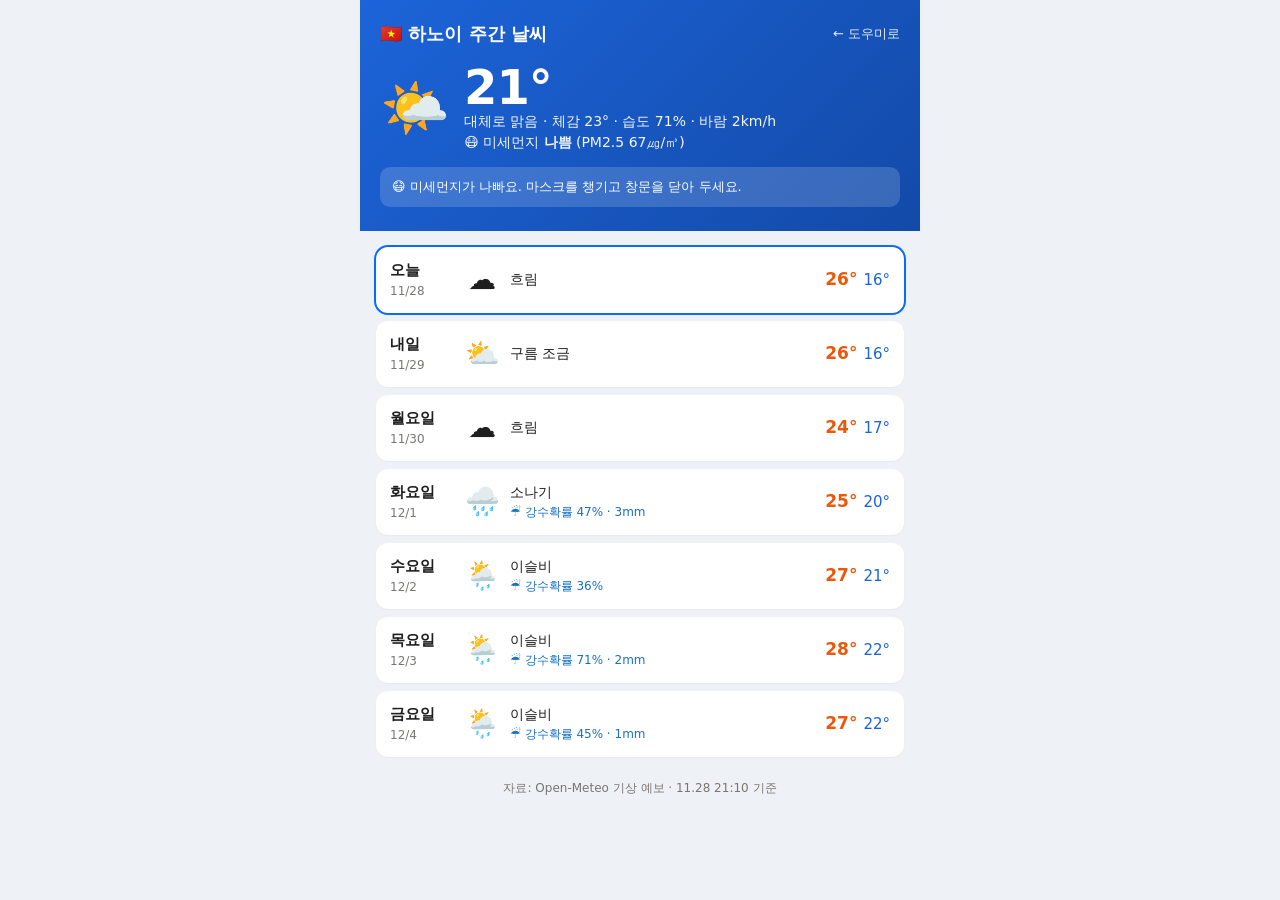
<file: weather.html>
﻿<!doctype html>
<html lang="ko">
<head>
  <meta charset="utf-8">
  <meta name="viewport" content="width=device-width, initial-scale=1, viewport-fit=cover">
  <title>하노이 주간 날씨</title>
  <meta name="theme-color" content="#1c64d9">
  <link rel="icon" href="icon.svg" type="image/svg+xml">
  <style>
    :root {
      --sky: #1c64d9; --sky-deep: #134aa8; --accent: #0a6cff; --canvas: #fff; --page: #eef1f5;
      --ink: #1f1f1f; --slate: #5d5b54; --steel: #787774; --hairline: #e6e6e6;
      --hot: #e8590c; --cold: #1c64d9; --rain: #1971c2;
      --font: Inter, -apple-system, system-ui, 'Segoe UI', 'Malgun Gothic', Helvetica, sans-serif;
    }
    * { box-sizing: border-box; }
    body { margin: 0; background: var(--page); color: var(--ink); font: 400 15px/1.5 var(--font); word-break: keep-all; }
    .wrap { max-width: 560px; margin: 0 auto; padding-bottom: 32px; }
    header { background: linear-gradient(135deg, var(--sky), var(--sky-deep)); color: #fff; padding: 20px 20px 24px; }
    header .top { display: flex; justify-content: space-between; align-items: center; }
    header h1 { margin: 0; font-size: 18px; font-weight: 700; }
    header a { color: #fff; font-size: 13px; text-decoration: none; opacity: .9; }
    .now { display: flex; align-items: center; gap: 14px; margin-top: 16px; }
    .now .ic { font-size: 56px; line-height: 1; }
    .now .t { font-size: 48px; font-weight: 700; letter-spacing: -1px; line-height: 1; }
    .now .d { font-size: 14px; opacity: .95; }
    .tip { margin: 14px 0 0; padding: 10px 12px; background: rgba(255,255,255,.16); border-radius: 10px; font-size: 13px; }
    main { padding: 16px; display: flex; flex-direction: column; gap: 8px; }
    .day {
      display: grid; grid-template-columns: 64px 36px 1fr auto; align-items: center; gap: 10px;
      background: var(--canvas); border-radius: 12px; padding: 12px 14px; box-shadow: rgba(15,15,15,.04) 0 1px 2px;
    }
    .day.today { outline: 2px solid var(--accent); }
    .day .w { font-weight: 700; }
    .day .w small { display: block; font-weight: 400; font-size: 12px; color: var(--steel); }
    .day .ic { font-size: 28px; text-align: center; }
    .day .desc { font-size: 14px; }
    .day .desc small { display: block; font-size: 12px; color: var(--rain); }
    .day .temp { text-align: right; font-variant-numeric: tabular-nums; white-space: nowrap; }
    .day .temp b { color: var(--hot); font-size: 17px; }
    .day .temp span { color: var(--cold); margin-left: 6px; }
    .meta { font-size: 12px; color: var(--steel); text-align: center; margin-top: 6px; }
    .err { text-align: center; color: var(--steel); padding: 40px 0; }
  </style>
</head>
<body>
  <div class="wrap">
    <header>
      <div class="top">
        <h1 id="wx-title">🇻🇳 하노이 주간 날씨</h1>
        <a href="./" id="back" data-tab="">← 도우미로</a>
      </div>
      <div class="now" id="now"></div>
      <p class="tip" id="tip" hidden></p>
    </header>
    <main id="days"><div class="err">날씨 불러오는 중…</div></main>
    <p class="meta" id="wx-meta">자료: Open-Meteo 기상 예보 · 매시간 갱신</p>
  </div>

  <script>
    // 날씨 코드 → 아이콘·한글 설명
    const W = [
      [0, '☀️', '맑음'], [1, '🌤️', '대체로 맑음'], [2, '⛅', '구름 조금'], [3, '☁️', '흐림'],
      [48, '🌫️', '안개'], [57, '🌦️', '이슬비'], [65, '🌧️', '비'], [67, '🌧️', '어는 비'],
      [77, '🌨️', '눈'], [82, '🌧️', '소나기'], [86, '🌨️', '눈 소나기'], [99, '⛈️', '뇌우'],
    ];
    const look = (c) => W.find(([max]) => c <= max) || W[0];
    const WEEK = ['일', '월', '화', '수', '목', '금', '토'];
    // 앱에서 넘겨준 지역 (없으면 하노이) — 숫자만 받아 안전하게 사용
    const QS = new URLSearchParams(location.search);
    const num = (v, d, lo, hi) => { const n = parseFloat(v); return isFinite(n) && n >= lo && n <= hi ? n : d; };
    const LAT = num(QS.get('lat'), 21.03, 8, 24), LON = num(QS.get('lon'), 105.85, 102, 110);
    const PLACE = (QS.get('name') || '하노이').slice(0, 20);
    document.title = PLACE + ' 주간 날씨';
    document.getElementById('wx-title').textContent = '🇻🇳 ' + PLACE + ' 주간 날씨';

    // 4초 안에 답이 없으면 끊음 (베트남 휴대폰 네트워크에서 날씨 서버 연결이 자주 멈춰서)
    async function getJson(url) {
      const ctl = new AbortController(); const t = setTimeout(() => ctl.abort(), 4000);
      try { const r = await fetch(url, { signal: ctl.signal }); return r.ok ? await r.json() : null; }
      catch { return null; } finally { clearTimeout(t); }
    }
    async function load() {
      // ① 우리 사이트의 weather.json (GitHub가 30분마다 모아 둠) → 바로 표시
      const key = `${LAT.toFixed(2)},${LON.toFixed(2)}`;
      let shown = false;
      const site = await getJson('weather.json?t=' + Math.floor(Date.now() / 600000));
      const sp = site && site.places && site.places[key];
      if (sp && sp.current && sp.daily) {
        render(sp, sp.pm);
        document.getElementById('wx-meta').textContent = `자료: Open-Meteo 기상 예보 · ${site.updatedAt} 기준 (최신 값 확인 중…)`;
        shown = true;
      }
      // ② 날씨 서버에서 최신 값 (실패하면 ①을 그대로 둠)
      const url = `https://api.open-meteo.com/v1/forecast?latitude=${LAT}&longitude=${LON}&timezone=Asia%2FHo_Chi_Minh&forecast_days=7`
        + '&current=temperature_2m,apparent_temperature,relative_humidity_2m,weather_code,wind_speed_10m'
        + '&daily=weather_code,temperature_2m_max,temperature_2m_min,precipitation_probability_max,precipitation_sum,uv_index_max';
      const [live, air] = await Promise.all([getJson(url),
        getJson(`https://air-quality-api.open-meteo.com/v1/air-quality?latitude=${LAT}&longitude=${LON}&current=pm2_5&timezone=Asia%2FHo_Chi_Minh`)]);
      if (live && live.current) {
        render(live, air && air.current ? air.current.pm2_5 : sp && sp.pm);
        document.getElementById('wx-meta').textContent = '자료: Open-Meteo 기상 예보 · 지금 기준';
      } else if (shown) {
        document.getElementById('wx-meta').textContent = `자료: Open-Meteo 기상 예보 · ${site.updatedAt} 기준`;
      } else {
        document.getElementById('days').innerHTML = '<div class="err">날씨를 불러오지 못했어요. 잠시 후 다시 열어 주세요.</div>';
      }
    }
    function render(j, pm) {
      try {
        const c = j.current, d = j.daily;
        const [, ic, tx] = look(c.weather_code);
        document.getElementById('now').innerHTML =
          `<span class="ic">${ic}</span><div><div class="t">${Math.round(c.temperature_2m)}°</div>
           <div class="d">${tx} · 체감 ${Math.round(c.apparent_temperature)}° · 습도 ${c.relative_humidity_2m}% · 바람 ${Math.round(c.wind_speed_10m)}km/h</div></div>`;

        document.getElementById('days').innerHTML = d.time.map((t, i) => {
          const date = new Date(t + 'T00:00');
          const [, dic, dtx] = look(d.weather_code[i]);
          const p = d.precipitation_probability_max[i];
          const rain = p >= 20 ? `강수확률 ${p}%${d.precipitation_sum[i] >= 1 ? ` · ${Math.round(d.precipitation_sum[i])}mm` : ''}` : '';
          const label = i === 0 ? '오늘' : i === 1 ? '내일' : WEEK[date.getDay()] + '요일';
          return `<div class="day ${i === 0 ? 'today' : ''}">
            <div class="w">${label}<small>${date.getMonth() + 1}/${date.getDate()}</small></div>
            <div class="ic">${dic}</div>
            <div class="desc">${dtx}${rain ? `<small>☔ ${rain}</small>` : ''}</div>
            <div class="temp"><b>${Math.round(d.temperature_2m_max[i])}°</b><span>${Math.round(d.temperature_2m_min[i])}°</span></div>
          </div>`;
        }).join('');

        // 오늘·내일 생활 팁
        const tips = [];
        // 미세먼지 (PM2.5, 5단계)
        if (pm != null) {
          const lv = [[8, '아주좋음', '😄'], [15, '좋음', '🙂'], [35, '보통', '😐'], [75, '나쁨', '😷'], [Infinity, '아주나쁨', '🤢']].find(([m]) => pm <= m);
          document.querySelector('#now .d').insertAdjacentHTML('beforeend', `<br>${lv[2]} 미세먼지 <b>${lv[1]}</b> (PM2.5 ${Math.round(pm)}㎍/㎥)`);
          if (pm > 35) tips.push('😷 미세먼지가 나빠요. 마스크를 챙기고 창문을 닫아 두세요.');
        }
        if (Math.max(d.precipitation_probability_max[0], d.precipitation_probability_max[1]) >= 60) tips.push('☔ 오늘·내일 비 소식이 있어요. 우산을 챙기세요.');
        if (d.temperature_2m_max[0] >= 33) tips.push('🥵 낮 기온이 높아요. 물을 자주 마시세요.');
        if (d.temperature_2m_min[0] <= 15) tips.push('🧥 아침저녁 쌀쌀해요. 겉옷을 챙기세요.');
        if (d.uv_index_max[0] >= 8) tips.push('🧴 자외선이 매우 강해요.');
        const el = document.getElementById('tip'); el.textContent = tips.join(' '); el.hidden = !tips.length;
      } catch { /* 자료 형식이 다르면 건너뜀 */ }
    }
    load();
  </script>
  <script src="back.js"></script>
</body>
</html>
</file>
